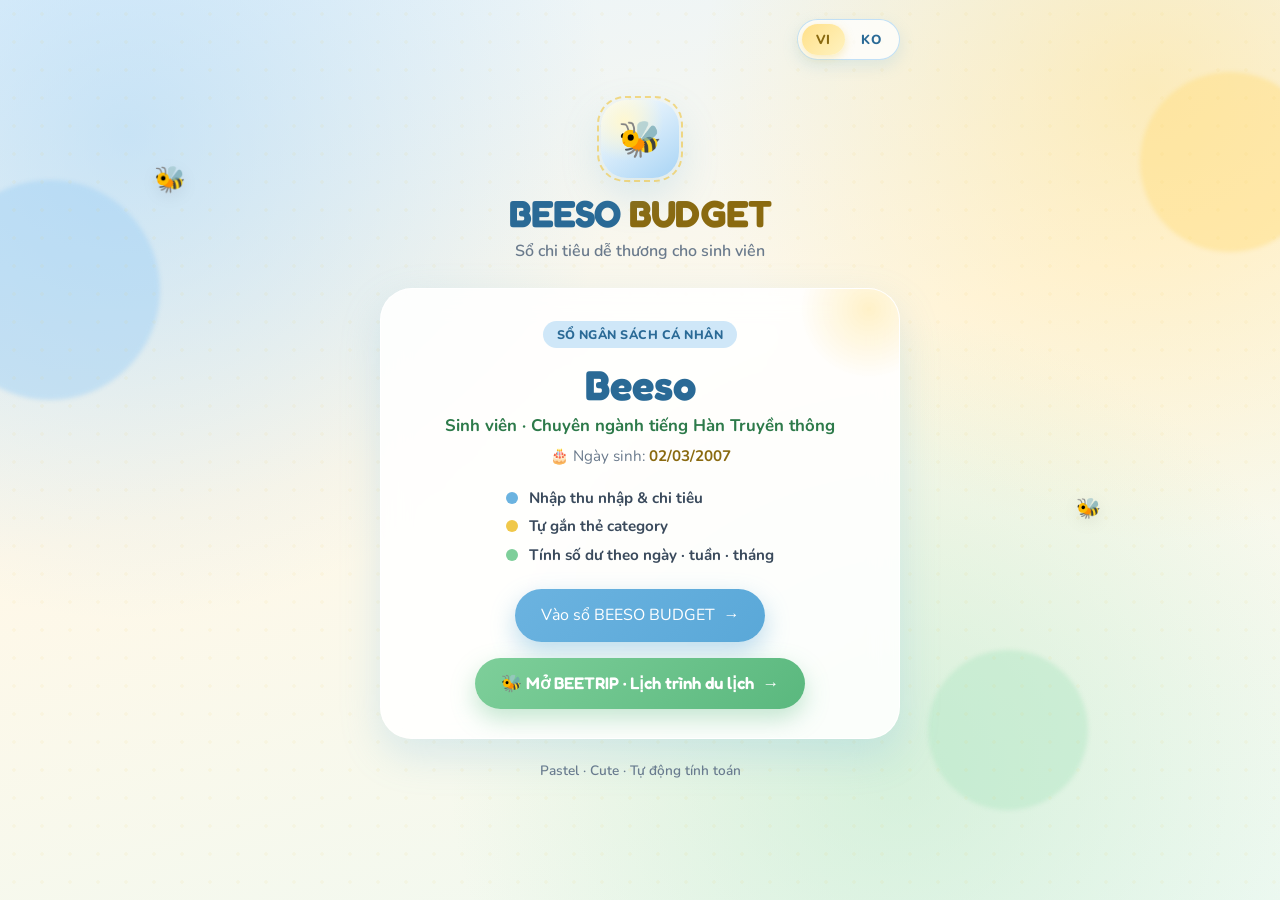
<file: index.html>
<!DOCTYPE html>
<html lang="vi">
<head>
  <meta charset="UTF-8" />
  <meta name="viewport" content="width=device-width, initial-scale=1.0" />
  <title data-i18n="doc.title.landing">BEESO BUDGET</title>
  <link rel="preconnect" href="https://fonts.googleapis.com" />
  <link rel="preconnect" href="https://fonts.gstatic.com" crossorigin />
  <link href="https://fonts.googleapis.com/css2?family=Fredoka:wght@400;500;600;700&family=Nunito:wght@400;600;700;800&display=swap" rel="stylesheet" />
  <style>
:root {
  --blue: #a8d4f5;
  --blue-deep: #6bb3e0;
  --blue-ink: #2a6a96;
  --yellow: #ffe08a;
  --yellow-deep: #f0c84a;
  --yellow-ink: #8a6a10;
  --green: #b8e8c8;
  --green-deep: #7ecf9a;
  --green-ink: #2d7a4a;
  --cream: #fff9f0;
  --ink: #3a4a5c;
  --ink-soft: #6a7a8c;
  --white: rgba(255, 255, 255, 0.88);
  --shadow: 0 16px 40px rgba(107, 179, 224, 0.22);
  --radius: 24px;
  --font-display: "Fredoka", sans-serif;
  --font-body: "Nunito", sans-serif;

  --cat-salary: #7ecf9a;
  --cat-food: #f0c84a;
  --cat-transport: #6bb3e0;
  --cat-shopping: #f5a8c8;
  --cat-study: #a89be8;
  --cat-others: #b0c0d0;
}

* { box-sizing: border-box; margin: 0; padding: 0; }

html, body { min-height: 100%; }

body {
  font-family: var(--font-body);
  color: var(--ink);
  background:
    radial-gradient(circle at 10% 15%, rgba(168, 212, 245, 0.55), transparent 35%),
    radial-gradient(circle at 90% 10%, rgba(255, 224, 138, 0.5), transparent 32%),
    radial-gradient(circle at 70% 85%, rgba(184, 232, 200, 0.5), transparent 38%),
    linear-gradient(165deg, #e8f4fc 0%, #fff8e8 45%, #eef9f2 100%);
  overflow-x: hidden;
}

/* —— Background deco —— */
.bg-deco {
  position: fixed;
  inset: 0;
  pointer-events: none;
  z-index: 0;
  overflow: hidden;
}

.blob {
  position: absolute;
  border-radius: 50%;
  filter: blur(2px);
  opacity: 0.55;
  animation: drift 12s ease-in-out infinite;
}

.blob-a {
  width: 220px; height: 220px;
  left: -60px; top: 20%;
  background: var(--blue);
}

.blob-b {
  width: 180px; height: 180px;
  right: -40px; top: 8%;
  background: var(--yellow);
  animation-delay: -4s;
}

.blob-c {
  width: 160px; height: 160px;
  right: 15%; bottom: 10%;
  background: var(--green);
  animation-delay: -7s;
}

.honeycomb {
  position: absolute;
  inset: 0;
  opacity: 0.07;
  background-image:
    radial-gradient(circle at 50% 50%, var(--yellow-deep) 1.5px, transparent 2px);
  background-size: 28px 28px;
}

.float-bee {
  position: absolute;
  font-size: 1.6rem;
  animation: buzz-fly 7s ease-in-out infinite;
  filter: drop-shadow(0 4px 8px rgba(0, 0, 0, 0.08));
}

.bee-1 { left: 12%; top: 18%; }
.bee-2 { right: 14%; top: 55%; animation-delay: -3s; font-size: 1.25rem; }

@keyframes drift {
  0%, 100% { transform: translate(0, 0) scale(1); }
  50% { transform: translate(12px, -18px) scale(1.05); }
}

@keyframes buzz-fly {
  0%, 100% { transform: translate(0, 0) rotate(-8deg); }
  33% { transform: translate(18px, -22px) rotate(6deg); }
  66% { transform: translate(-10px, 12px) rotate(-4deg); }
}

/* —— Landing —— */
.landing {
  position: relative;
  z-index: 1;
  width: min(520px, calc(100% - 2rem));
  margin: 2.5rem auto 3rem;
  text-align: center;
  animation: rise 0.55s ease;
}

.landing-brand { margin-bottom: 1.6rem; }

.logo-mark {
  width: 78px;
  height: 78px;
  margin: 0 auto 0.85rem;
  border-radius: 26px;
  display: grid;
  place-items: center;
  font-size: 2.2rem;
  background:
    radial-gradient(circle at 30% 28%, #fff8d0, transparent 50%),
    linear-gradient(145deg, #ffffff, var(--blue));
  box-shadow: var(--shadow);
  position: relative;
  animation: wiggle 3.2s ease-in-out infinite;
}

.logo-mark::after {
  content: "";
  position: absolute;
  inset: -4px;
  border-radius: 28px;
  border: 2px dashed rgba(240, 200, 74, 0.65);
  pointer-events: none;
}

.logo-mark.sm {
  width: 56px;
  height: 56px;
  margin: 0;
  font-size: 1.55rem;
  border-radius: 18px;
  flex-shrink: 0;
}

.logo-mark.sm::after { border-radius: 20px; inset: -3px; }

@keyframes wiggle {
  0%, 100% { transform: rotate(-3deg); }
  50% { transform: rotate(3deg); }
}

.brand-title {
  font-family: var(--font-display);
  font-size: 2.35rem;
  font-weight: 700;
  letter-spacing: -0.02em;
  color: var(--blue-ink);
  line-height: 1.15;
}

.brand-title span { color: var(--yellow-ink); }

.brand-title.sm { font-size: 1.45rem; }

.brand-tagline {
  margin-top: 0.35rem;
  color: var(--ink-soft);
  font-weight: 600;
}

.landing-hero {
  background: var(--white);
  backdrop-filter: blur(14px);
  border: 1px solid rgba(255, 255, 255, 0.95);
  border-radius: 32px;
  padding: 2rem 1.6rem 1.8rem;
  box-shadow: var(--shadow);
  position: relative;
  overflow: hidden;
}

.landing-hero::before {
  content: "";
  position: absolute;
  top: -50px;
  right: -40px;
  width: 140px;
  height: 140px;
  border-radius: 50%;
  background: radial-gradient(circle, rgba(255, 224, 138, 0.45), transparent 70%);
}

.hero-kicker {
  display: inline-block;
  padding: 0.3rem 0.85rem;
  border-radius: 999px;
  background: rgba(168, 212, 245, 0.55);
  color: var(--blue-ink);
  font-size: 0.78rem;
  font-weight: 800;
  letter-spacing: 0.04em;
  text-transform: uppercase;
}

.hero-name {
  font-family: var(--font-display);
  font-size: 2.6rem;
  color: var(--blue-ink);
  margin: 0.7rem 0 0.25rem;
}

.hero-major {
  color: var(--green-ink);
  font-weight: 700;
  font-size: 1.05rem;
  line-height: 1.4;
}

.hero-dob {
  margin-top: 0.55rem;
  color: var(--ink-soft);
  font-size: 0.95rem;
}

.hero-dob strong { color: var(--yellow-ink); }

.hero-points {
  list-style: none;
  margin: 1.35rem auto 1.5rem;
  display: grid;
  gap: 0.55rem;
  text-align: left;
  width: fit-content;
}

.hero-points li {
  display: flex;
  align-items: center;
  gap: 0.65rem;
  font-weight: 700;
  color: var(--ink);
  font-size: 0.95rem;
}

.dot {
  width: 12px;
  height: 12px;
  border-radius: 50%;
  flex-shrink: 0;
}

.dot.blue { background: var(--blue-deep); }
.dot.yellow { background: var(--yellow-deep); }
.dot.green { background: var(--green-deep); }

.cta-btn {
  display: inline-flex;
  align-items: center;
  gap: 0.55rem;
  padding: 0.95rem 1.6rem;
  border-radius: 999px;
  background: linear-gradient(135deg, var(--blue-deep), #5aa8d8);
  color: #fff;
  font-family: var(--font-display);
  font-size: 1.05rem;
  font-weight: 600;
  text-decoration: none;
  box-shadow: 0 10px 24px rgba(90, 168, 216, 0.4);
  transition: transform 0.2s ease, box-shadow 0.2s ease;
}

.cta-btn:hover {
  transform: translateY(-3px) scale(1.02);
  box-shadow: 0 14px 28px rgba(90, 168, 216, 0.5);
}

.cta-arrow {
  display: inline-block;
  transition: transform 0.2s ease;
}

.cta-btn:hover .cta-arrow { transform: translateX(4px); }

.landing-foot {
  margin-top: 1.4rem;
  color: var(--ink-soft);
  font-size: 0.85rem;
  font-weight: 600;
}

/* —— App shell —— */
.app-shell {
  position: relative;
  z-index: 1;
  width: min(720px, calc(100% - 1.5rem));
  margin: 1.4rem auto 2.5rem;
  animation: rise 0.45s ease;
}

.app-top { margin-bottom: 1.1rem; }

.app-top-row {
  display: flex;
  align-items: center;
  justify-content: space-between;
  gap: 0.75rem;
  margin-bottom: 0.75rem;
}

.lang-bar {
  position: relative;
  z-index: 2;
  display: flex;
  justify-content: flex-end;
  width: min(520px, calc(100% - 2rem));
  margin: 1.2rem auto 0;
}

.lang-toggle {
  display: inline-flex;
  gap: 0.2rem;
  padding: 0.25rem;
  border-radius: 999px;
  background: rgba(255, 255, 255, 0.75);
  border: 1.5px solid rgba(168, 212, 245, 0.7);
  box-shadow: 0 6px 16px rgba(107, 179, 224, 0.18);
}

.lang-btn {
  border: none;
  border-radius: 999px;
  padding: 0.4rem 0.85rem;
  font: inherit;
  font-weight: 800;
  font-size: 0.82rem;
  letter-spacing: 0.04em;
  color: var(--blue-ink);
  background: transparent;
  cursor: pointer;
  transition: background 0.2s ease, color 0.2s ease, transform 0.15s ease;
}

.lang-btn:hover { background: rgba(168, 212, 245, 0.35); }

.lang-btn.active {
  background: linear-gradient(135deg, var(--yellow), #fff3c0);
  color: var(--yellow-ink);
  box-shadow: 0 3px 10px rgba(240, 200, 74, 0.35);
}

.back-home {
  display: inline-block;
  color: var(--blue-ink);
  font-weight: 700;
  font-size: 0.88rem;
  text-decoration: none;
  padding: 0.35rem 0.75rem;
  border-radius: 999px;
  background: rgba(255, 255, 255, 0.65);
  border: 1px solid rgba(168, 212, 245, 0.6);
  transition: background 0.2s ease;
}

.back-home:hover { background: #fff; }

/* —— Advice cards —— */
.advice-list {
  display: grid;
  gap: 0.7rem;
}

.advice-card {
  display: grid;
  grid-template-columns: auto 1fr;
  gap: 0.75rem;
  align-items: flex-start;
  padding: 0.95rem 1rem;
  border-radius: 18px;
  border: 1.5px solid transparent;
  animation: rise 0.35s ease;
}

.advice-card.tone-soft {
  background: linear-gradient(135deg, rgba(168, 212, 245, 0.35), rgba(255, 255, 255, 0.92));
  border-color: rgba(107, 179, 224, 0.4);
}

.advice-card.tone-tip {
  background: linear-gradient(135deg, rgba(255, 224, 138, 0.4), rgba(255, 255, 255, 0.92));
  border-color: rgba(240, 200, 74, 0.45);
}

.advice-card.tone-warn {
  background: linear-gradient(135deg, rgba(255, 200, 210, 0.4), rgba(255, 255, 255, 0.92));
  border-color: rgba(220, 120, 140, 0.35);
}

.advice-card.tone-good {
  background: linear-gradient(135deg, rgba(184, 232, 200, 0.45), rgba(255, 255, 255, 0.92));
  border-color: rgba(126, 207, 154, 0.5);
}

.advice-icon {
  width: 42px;
  height: 42px;
  border-radius: 14px;
  display: grid;
  place-items: center;
  font-size: 1.25rem;
  background: rgba(255, 255, 255, 0.85);
  flex-shrink: 0;
}

.advice-body h3 {
  font-family: var(--font-display);
  font-size: 1.02rem;
  color: var(--blue-ink);
  margin-bottom: 0.2rem;
}

.advice-body p {
  font-size: 0.9rem;
  line-height: 1.45;
  color: var(--ink);
  font-weight: 600;
}

.app-brand {
  display: flex;
  align-items: center;
  gap: 0.85rem;
}

.app-sub {
  color: var(--ink-soft);
  font-size: 0.82rem;
  font-weight: 600;
  margin-top: 0.1rem;
}

.panel {
  background: var(--white);
  backdrop-filter: blur(12px);
  border: 1px solid rgba(255, 255, 255, 0.95);
  border-radius: var(--radius);
  padding: 1.25rem 1.2rem 1.35rem;
  box-shadow: var(--shadow);
  margin-bottom: 1.1rem;
}

/* —— Section headers (highlighted) —— */
.section-head {
  display: flex;
  align-items: center;
  gap: 0.55rem;
  margin-bottom: 0.85rem;
}

.section-icon {
  width: 36px;
  height: 36px;
  border-radius: 12px;
  display: grid;
  place-items: center;
  background: linear-gradient(145deg, var(--yellow), #fff8d8);
  font-size: 1rem;
  box-shadow: 0 4px 10px rgba(240, 200, 74, 0.3);
  flex-shrink: 0;
}

.section-head h2 {
  font-family: var(--font-display);
  font-size: 1.2rem;
  color: var(--blue-ink);
  white-space: nowrap;
}

.section-line {
  flex: 1;
  height: 3px;
  border-radius: 999px;
  background: linear-gradient(90deg, var(--blue), var(--yellow), var(--green), transparent);
  min-width: 40px;
}

.section-hint {
  color: var(--ink-soft);
  font-size: 0.88rem;
  margin-bottom: 1rem;
  line-height: 1.45;
}

/* —— Period tabs —— */
.period-tabs {
  display: flex;
  gap: 0.45rem;
  margin-bottom: 1rem;
  background: rgba(168, 212, 245, 0.25);
  padding: 0.35rem;
  border-radius: 999px;
}

.period-btn {
  flex: 1;
  border: none;
  border-radius: 999px;
  padding: 0.55rem 0.75rem;
  font: inherit;
  font-weight: 800;
  font-size: 0.9rem;
  color: var(--blue-ink);
  background: transparent;
  cursor: pointer;
  transition: background 0.2s ease, color 0.2s ease, transform 0.15s ease;
}

.period-btn:hover { background: rgba(255, 255, 255, 0.55); }

.period-btn.active {
  background: #fff;
  color: var(--yellow-ink);
  box-shadow: 0 4px 12px rgba(107, 179, 224, 0.25);
}

.balance-grid {
  display: grid;
  grid-template-columns: repeat(3, minmax(0, 1fr));
  gap: 0.7rem;
}

.stat-pill {
  border-radius: 18px;
  padding: 0.9rem 0.85rem;
  text-align: center;
}

.stat-pill.income {
  background: linear-gradient(160deg, rgba(184, 232, 200, 0.75), rgba(255, 255, 255, 0.9));
  border: 1.5px solid rgba(126, 207, 154, 0.55);
}

.stat-pill.expense {
  background: linear-gradient(160deg, rgba(255, 224, 138, 0.7), rgba(255, 255, 255, 0.9));
  border: 1.5px solid rgba(240, 200, 74, 0.5);
}

.stat-pill.balance {
  background: linear-gradient(160deg, rgba(168, 212, 245, 0.75), rgba(255, 255, 255, 0.9));
  border: 1.5px solid rgba(107, 179, 224, 0.55);
}

.stat-label {
  font-size: 0.72rem;
  font-weight: 800;
  text-transform: uppercase;
  letter-spacing: 0.04em;
  color: var(--ink-soft);
}

.stat-value {
  margin-top: 0.3rem;
  font-family: var(--font-display);
  font-size: 1.15rem;
  font-weight: 700;
  color: var(--ink);
  word-break: break-all;
}

.stat-pill.income .stat-value { color: var(--green-ink); }
.stat-pill.expense .stat-value { color: var(--yellow-ink); }
.stat-pill.balance .stat-value { color: var(--blue-ink); }

.stat-pill.balance.negative .stat-value { color: #c45a6a; }

.stat-formula {
  margin-top: 0.25rem;
  font-size: 0.7rem;
  color: var(--ink-soft);
  font-weight: 600;
}

/* —— Form —— */
.tx-form { display: grid; gap: 0.85rem; }

.form-row {
  display: flex;
  gap: 0.7rem;
  flex-wrap: wrap;
}

.field {
  display: grid;
  gap: 0.35rem;
  flex: 1;
  min-width: 120px;
}

.field.grow { flex: 2; min-width: 180px; }

.field span {
  font-size: 0.78rem;
  font-weight: 800;
  color: var(--blue-ink);
  text-transform: uppercase;
  letter-spacing: 0.03em;
}

.field input,
.field select {
  width: 100%;
  border: 2px solid rgba(168, 212, 245, 0.7);
  border-radius: 14px;
  padding: 0.7rem 0.85rem;
  font: inherit;
  font-weight: 600;
  color: var(--ink);
  background: #fff;
  outline: none;
  transition: border-color 0.2s ease, box-shadow 0.2s ease;
}

.field input:focus,
.field select:focus {
  border-color: var(--blue-deep);
  box-shadow: 0 0 0 3px rgba(168, 212, 245, 0.45);
}

.auto-tag {
  display: flex;
  align-items: center;
  gap: 0.55rem;
  flex-wrap: wrap;
  padding: 0.65rem 0.85rem;
  border-radius: 14px;
  background: rgba(184, 232, 200, 0.35);
  border: 1px dashed rgba(126, 207, 154, 0.6);
}

.auto-tag-label {
  font-size: 0.85rem;
  font-weight: 700;
  color: var(--green-ink);
}

.cat-chip {
  display: inline-flex;
  align-items: center;
  padding: 0.25rem 0.7rem;
  border-radius: 999px;
  font-size: 0.78rem;
  font-weight: 800;
  text-transform: lowercase;
  color: #fff;
  background: var(--cat-others);
}

.cat-chip.salary { background: var(--cat-salary); color: #1a5a32; }
.cat-chip.food { background: var(--cat-food); color: #6a5200; }
.cat-chip.transport { background: var(--cat-transport); color: #1a4a70; }
.cat-chip.shopping { background: var(--cat-shopping); color: #7a3050; }
.cat-chip.study { background: var(--cat-study); color: #3a2a70; }
.cat-chip.others { background: var(--cat-others); color: #3a4a5a; }

.primary-btn {
  border: none;
  border-radius: 999px;
  padding: 0.9rem 1.4rem;
  font-family: var(--font-display);
  font-size: 1.05rem;
  font-weight: 600;
  color: #fff;
  cursor: pointer;
  background: linear-gradient(135deg, var(--green-deep), #5fbf82);
  box-shadow: 0 10px 22px rgba(94, 191, 130, 0.35);
  transition: transform 0.2s ease, box-shadow 0.2s ease;
}

.primary-btn:hover {
  transform: translateY(-2px);
  box-shadow: 0 14px 26px rgba(94, 191, 130, 0.45);
}

/* —— Chart —— */
.chart-wrap {
  display: flex;
  align-items: center;
  gap: 1.2rem;
  flex-wrap: wrap;
  justify-content: center;
}

#spendChart {
  max-width: 240px;
  width: 100%;
  height: auto;
}

.chart-legend {
  list-style: none;
  display: grid;
  gap: 0.45rem;
  min-width: 160px;
}

.chart-legend li {
  display: flex;
  align-items: center;
  gap: 0.5rem;
  font-size: 0.88rem;
  font-weight: 700;
  color: var(--ink);
}

.legend-swatch {
  width: 12px;
  height: 12px;
  border-radius: 4px;
  flex-shrink: 0;
}

.legend-pct {
  margin-left: auto;
  color: var(--ink-soft);
  font-size: 0.8rem;
}

.empty-chart,
.empty-list {
  text-align: center;
  color: var(--ink-soft);
  font-weight: 600;
  font-size: 0.9rem;
  padding: 0.75rem 0.5rem;
}

.empty-chart.hidden,
.empty-list.hidden { display: none; }

.chart-wrap.hidden { display: none; }

/* —— Transaction list —— */
.tx-list {
  list-style: none;
  display: grid;
  gap: 0.55rem;
}

.tx-item {
  display: grid;
  grid-template-columns: auto 1fr auto auto;
  align-items: center;
  gap: 0.65rem;
  padding: 0.75rem 0.85rem;
  border-radius: 16px;
  background: rgba(232, 244, 252, 0.65);
  border: 1px solid rgba(168, 212, 245, 0.4);
  animation: rise 0.3s ease;
}

.tx-item.income-row {
  background: rgba(232, 249, 238, 0.7);
  border-color: rgba(126, 207, 154, 0.4);
}

.tx-meta { min-width: 0; }

.tx-note {
  font-weight: 800;
  color: var(--ink);
  font-size: 0.95rem;
  white-space: nowrap;
  overflow: hidden;
  text-overflow: ellipsis;
}

.tx-date {
  font-size: 0.75rem;
  color: var(--ink-soft);
  font-weight: 600;
  margin-top: 0.1rem;
}

.tx-amount {
  font-family: var(--font-display);
  font-weight: 700;
  font-size: 0.95rem;
  white-space: nowrap;
}

.tx-amount.plus { color: var(--green-ink); }
.tx-amount.minus { color: #c45a6a; }

.tx-del {
  border: none;
  background: rgba(255, 255, 255, 0.8);
  width: 32px;
  height: 32px;
  border-radius: 10px;
  cursor: pointer;
  font-size: 0.9rem;
  color: var(--ink-soft);
  transition: background 0.15s ease, color 0.15s ease;
}

.tx-del:hover {
  background: #ffe0e6;
  color: #c45a6a;
}

.app-foot {
  text-align: center;
  color: var(--ink-soft);
  font-size: 0.8rem;
  font-weight: 600;
  padding: 0.5rem 0 1rem;
}

@keyframes rise {
  from { opacity: 0; transform: translateY(14px); }
  to { opacity: 1; transform: translateY(0); }
}

@media (max-width: 560px) {
  .balance-grid { grid-template-columns: 1fr; }
  .brand-title { font-size: 1.9rem; }
  .hero-name { font-size: 2.1rem; }
  .tx-item {
    grid-template-columns: auto 1fr auto;
    grid-template-rows: auto auto;
  }
  .tx-del {
    grid-column: 3;
    grid-row: 1 / 3;
  }
  .landing { margin-top: 1.5rem; }
}


.view { display: none; }
.view.active { display: block; }
button.cta-btn { border: none; cursor: pointer; font: inherit; }
button.back-home { cursor: pointer; font: inherit; font-family: inherit; }

  </style>
</head>
<body>
  <div class="bg-deco" aria-hidden="true">
    <span class="blob blob-a"></span><span class="blob blob-b"></span><span class="blob blob-c"></span>
    <span class="honeycomb"></span>
    <span class="float-bee bee-1">🐝</span><span class="float-bee bee-2">🐝</span>
  </div>
  <div id="view-landing" class="view active">
    <div class="lang-bar"><div class="lang-toggle" role="group" data-i18n-aria="lang.aria" aria-label="lang"><button type="button" class="lang-btn active" data-lang="vi">VI</button><button type="button" class="lang-btn" data-lang="ko">KO</button></div></div>
<main class="landing">
      <header class="landing-brand">
        <div class="logo-mark" aria-hidden="true">🐝</div>
        <h1 class="brand-title">BEESO <span>BUDGET</span></h1>
        <p class="brand-tagline" data-i18n="landing.tagline">Sổ chi tiêu dễ thương cho sinh viên</p>
      </header>

      <section class="landing-hero">
        <p class="hero-kicker" data-i18n="landing.kicker">Sổ ngân sách cá nhân</p>
        <h2 class="hero-name">Beeso</h2>
        <p class="hero-major" data-i18n="landing.major">Sinh viên · Chuyên ngành tiếng Hàn Truyền thông</p>
        <p class="hero-dob"><span data-i18n="landing.dob">🎂 Ngày sinh:</span> <strong>02/03/2007</strong></p>

        <ul class="hero-points">
          <li><span class="dot blue"></span><span data-i18n="landing.point1">Nhập thu nhập &amp; chi tiêu</span></li>
          <li><span class="dot yellow"></span><span data-i18n="landing.point2">Tự gắn thẻ category</span></li>
          <li><span class="dot green"></span><span data-i18n="landing.point3">Tính số dư theo ngày · tuần · tháng</span></li>
        </ul>

        <button type="button" class="cta-btn" id="goApp">
          <span data-i18n="landing.cta">Vào sổ BEESO BUDGET</span>
          <span class="cta-arrow" aria-hidden="true">→</span>
        </button>

        <p style="margin-top:1rem;">
          <a href="beetrip.html" class="cta-btn" style="background:linear-gradient(135deg,#7ecf9a,#5ab87e);box-shadow:0 10px 24px rgba(90,184,126,0.35);">
            <span data-i18n="landing.trip">🐝 Mở BEETRIP · Lịch trình du lịch</span>
            <span class="cta-arrow" aria-hidden="true">→</span>
          </a>
        </p>
      </section>

      <p class="landing-foot" data-i18n="landing.foot">Pastel · Cute · Tự động tính toán</p>
    </main>
  </div>
  <div id="view-app" class="view">
<div class="app-shell">
    <header class="app-top">
      <div class="app-top-row">
        <button type="button" class="back-home" id="goLanding">← Giới thiệu</button>
        <div class="lang-toggle" role="group" data-i18n-aria="lang.aria" aria-label="Đổi ngôn ngữ Việt / Hàn">
          <button type="button" class="lang-btn active" data-lang="vi">VI</button>
          <button type="button" class="lang-btn" data-lang="ko">KO</button>
        </div>
      </div>
      <div class="app-brand">
        <div class="logo-mark sm" aria-hidden="true">🐝</div>
        <div>
          <h1 class="brand-title sm">BEESO <span>BUDGET</span></h1>
          <p class="app-sub" data-i18n="app.sub">Nhập thu nhập → Tự gắn category &amp; tính toán</p>
        </div>
      </div>
    </header>

    <section class="panel">
      <div class="section-head">
        <span class="section-icon">💛</span>
        <h2 data-i18n="sec.balance">Số dư theo kỳ</h2>
        <span class="section-line"></span>
      </div>

      <div class="period-tabs" role="tablist">
        <button type="button" class="period-btn active" data-period="day" data-i18n="period.day">Ngày</button>
        <button type="button" class="period-btn" data-period="week" data-i18n="period.week">Tuần</button>
        <button type="button" class="period-btn" data-period="month" data-i18n="period.month">Tháng</button>
      </div>

      <div class="balance-grid">
        <article class="stat-pill income">
          <p class="stat-label" data-i18n="stat.income">Tổng thu</p>
          <p class="stat-value" id="totalIncome">0 ₫</p>
        </article>
        <article class="stat-pill expense">
          <p class="stat-label" data-i18n="stat.expense">Tổng chi</p>
          <p class="stat-value" id="totalExpense">0 ₫</p>
        </article>
        <article class="stat-pill balance">
          <p class="stat-label" data-i18n="stat.balance">Số dư</p>
          <p class="stat-value" id="balanceValue">0 ₫</p>
          <p class="stat-formula" data-i18n="stat.formula">= Thu − Chi</p>
        </article>
      </div>
    </section>

    <section class="panel">
      <div class="section-head">
        <span class="section-icon">✨</span>
        <h2 data-i18n="sec.enter">Nhập giao dịch</h2>
        <span class="section-line"></span>
      </div>
      <p class="section-hint" data-i18n="sec.enter.hint">Gõ mô tả → BEESO tự gắn category: salary · food · transport · shopping · study · others</p>

      <form id="txForm" class="tx-form" autocomplete="off">
        <div class="form-row">
          <label class="field">
            <span data-i18n="field.type">Loại</span>
            <select id="txType" required>
              <option value="income" data-i18n="opt.income">Thu nhập (Income)</option>
              <option value="expense" selected data-i18n="opt.expense">Chi tiêu (Expense)</option>
            </select>
          </label>
          <label class="field">
            <span data-i18n="field.amount">Số tiền (₫)</span>
            <input id="txAmount" type="number" min="1" step="1000" data-i18n-placeholder="ph.amount" placeholder="vd: 50000" required />
          </label>
        </div>

        <div class="form-row">
          <label class="field grow">
            <span data-i18n="field.note">Mô tả</span>
            <input id="txNote" type="text" data-i18n-placeholder="ph.note" placeholder="vd: ăn phở, grab đi học, lương part-time..." required />
          </label>
          <label class="field">
            <span data-i18n="field.date">Ngày</span>
            <input id="txDate" type="date" required />
          </label>
        </div>

        <div class="auto-tag" id="autoTagPreview">
          <span class="auto-tag-label" data-i18n="predict.label">Category dự đoán:</span>
          <span class="cat-chip others" id="predictedCat">others</span>
        </div>

        <button type="submit" class="primary-btn" data-i18n="btn.add">Thêm &amp; tự tính toán</button>
      </form>
    </section>

    <section class="panel">
      <div class="section-head">
        <span class="section-icon">💡</span>
        <h2 data-i18n="sec.advice">Lời khuyên tiêu dùng</h2>
        <span class="section-line"></span>
      </div>
      <p class="section-hint" data-i18n="sec.advice.hint">Gợi ý dựa trên chi tiêu thực tế trong kỳ đang chọn</p>
      <div class="advice-list" id="adviceList"></div>
    </section>

    <section class="panel">
      <div class="section-head">
        <span class="section-icon">📊</span>
        <h2 data-i18n="sec.chart">Chi tiêu theo category</h2>
        <span class="section-line"></span>
      </div>
      <p class="section-hint" data-i18n="sec.chart.hint">Biểu đồ chi tiêu theo category trong kỳ đang chọn</p>

      <div class="chart-wrap">
        <canvas id="spendChart" width="280" height="280" aria-label="Spending by category"></canvas>
        <ul class="chart-legend" id="chartLegend"></ul>
      </div>
      <p class="empty-chart" id="chartEmpty" data-i18n="chart.empty">Chưa có chi tiêu trong kỳ này — thêm giao dịch để xem chart nhé!</p>
    </section>

    <section class="panel">
      <div class="section-head">
        <span class="section-icon">📝</span>
        <h2 data-i18n="sec.list">Danh sách giao dịch</h2>
        <span class="section-line"></span>
      </div>
      <ul class="tx-list" id="txList"></ul>
      <p class="empty-list" id="listEmpty" data-i18n="list.empty">Chưa có giao dịch nào. Hãy nhập thu nhập hoặc chi tiêu ở trên!</p>
    </section>

    <footer class="app-foot" data-i18n="app.foot">
      BEESO BUDGET · Sinh viên tiếng Hàn Truyền thông · 02/03/2007
    </footer>
  </div>
  </div>
  <script>
/* Shared VI ↔ KO i18n for BEESO BUDGET */
window.BeesoI18n = (() => {
  const LANG_KEY = "beeso_budget_lang";

  const STR = {
    vi: {
      // Landing
      "doc.title.landing": "BEESO BUDGET · Giới thiệu",
      "landing.tagline": "Sổ chi tiêu dễ thương cho sinh viên",
      "landing.kicker": "Sổ ngân sách cá nhân",
      "landing.major": "Sinh viên · Chuyên ngành tiếng Hàn Truyền thông",
      "landing.dob": "🎂 Ngày sinh:",
      "landing.point1": "Nhập thu nhập & chi tiêu",
      "landing.point2": "Tự gắn thẻ category",
      "landing.point3": "Tính số dư theo ngày · tuần · tháng",
      "landing.cta": "Vào sổ BEESO BUDGET",
      "landing.trip": "🐝 Mở BEETRIP · Lịch trình du lịch",
      "landing.foot": "Pastel · Cute · Tự động tính toán",

      // App chrome
      "doc.title.app": "BEESO BUDGET · Sổ chi tiêu",
      "app.back": "← Giới thiệu",
      "app.sub": "Nhập thu nhập → Tự gắn category & tính toán",
      "app.foot": "BEESO BUDGET · Sinh viên tiếng Hàn Truyền thông · 02/03/2007",

      // Balance
      "sec.balance": "Số dư theo kỳ",
      "period.day": "Ngày",
      "period.week": "Tuần",
      "period.month": "Tháng",
      "stat.income": "Tổng thu",
      "stat.expense": "Tổng chi",
      "stat.balance": "Số dư",
      "stat.formula": "= Thu − Chi",

      // Form
      "sec.enter": "Nhập giao dịch",
      "sec.enter.hint": "Gõ mô tả → BEESO tự gắn category: salary · food · transport · shopping · study · others",
      "field.type": "Loại",
      "opt.income": "Thu nhập (Income)",
      "opt.expense": "Chi tiêu (Expense)",
      "field.amount": "Số tiền (₫)",
      "ph.amount": "vd: 50000",
      "field.note": "Mô tả",
      "ph.note": "vd: ăn phở, grab đi học, lương part-time...",
      "field.date": "Ngày",
      "predict.label": "Category dự đoán:",
      "btn.add": "Thêm & tự tính toán",

      // Chart
      "sec.chart": "Chi tiêu theo category",
      "sec.chart.hint": "Biểu đồ chi tiêu theo category trong kỳ đang chọn",
      "chart.center": "Chi tiêu",
      "chart.empty": "Chưa có chi tiêu trong kỳ này — thêm giao dịch để xem chart nhé!",

      // Advice
      "sec.advice": "Lời khuyên tiêu dùng",
      "sec.advice.hint": "Gợi ý dựa trên chi tiêu thực tế trong kỳ đang chọn",

      // List
      "sec.list": "Danh sách giao dịch",
      "list.empty": "Chưa có giao dịch nào. Hãy nhập thu nhập hoặc chi tiêu ở trên!",
      "btn.delete": "Xóa giao dịch",

      // Lang toggle
      "lang.vi": "VI",
      "lang.ko": "KO",
      "lang.aria": "Đổi ngôn ngữ Việt / Hàn",
    },
    ko: {
      "doc.title.landing": "BEESO BUDGET · 소개",
      "landing.tagline": "학생을 위한 귀여운 가계부",
      "landing.kicker": "개인 예산 수첩",
      "landing.major": "학생 · 한국어 미디어커뮤니케이션 전공",
      "landing.dob": "🎂 생년월일:",
      "landing.point1": "수입 & 지출 입력",
      "landing.point2": "카테고리 자동 분류",
      "landing.point3": "일 · 주 · 월별 잔액 계산",
      "landing.cta": "BEESO BUDGET 시작하기",
      "landing.trip": "🐝 BEETRIP · 여행 일정 열기",
      "landing.foot": "Pastel · Cute · 자동 계산",

      "doc.title.app": "BEESO BUDGET · 가계부",
      "app.back": "← 소개",
      "app.sub": "수입 입력 → 자동 분류 & 계산",
      "app.foot": "BEESO BUDGET · 한국어 미디어커뮤니케이션 · 02/03/2007",

      "sec.balance": "기간별 잔액",
      "period.day": "일",
      "period.week": "주",
      "period.month": "월",
      "stat.income": "총수입",
      "stat.expense": "총지출",
      "stat.balance": "잔액",
      "stat.formula": "= 수입 − 지출",

      "sec.enter": "거래 입력",
      "sec.enter.hint": "설명 입력 → BEESO가 자동 분류: salary · food · transport · shopping · study · others",
      "field.type": "유형",
      "opt.income": "수입 (Income)",
      "opt.expense": "지출 (Expense)",
      "field.amount": "금액 (₫)",
      "ph.amount": "예: 50000",
      "field.note": "설명",
      "ph.note": "예: 쌀국수, 그랩, 알바 급여...",
      "field.date": "날짜",
      "predict.label": "예상 카테고리:",
      "btn.add": "추가 & 자동 계산",

      "sec.chart": "카테고리별 지출",
      "sec.chart.hint": "선택한 기간의 카테고리별 지출 차트",
      "chart.center": "지출",
      "chart.empty": "이 기간에 지출이 없어요 — 거래를 추가해 보세요!",

      "sec.advice": "소비 조언",
      "sec.advice.hint": "선택한 기간의 실제 지출을 바탕으로 한 팁",

      "sec.list": "거래 목록",
      "list.empty": "아직 거래가 없어요. 위에서 수입이나 지출을 입력해 보세요!",
      "btn.delete": "거래 삭제",

      "lang.vi": "VI",
      "lang.ko": "KO",
      "lang.aria": "베트남어 / 한국어 전환",
    },
  };

  /** Advice copy by rule id */
  const ADVICE = {
    vi: {
      empty: {
        tone: "soft",
        icon: "🌱",
        title: "Bắt đầu ghi chép nào!",
        body: "Chưa có chi tiêu trong kỳ này. Ghi lại từng khoản nhỏ sẽ giúp bạn hiểu thói quen tiêu dùng rõ hơn.",
      },
      overspend: {
        tone: "warn",
        icon: "⚠️",
        title: "Chi đang vượt thu",
        body: "Số dư âm rồi — hãy tạm giảm mua sắm không cần thiết và ưu tiên nhu cầu thiết yếu trong vài ngày tới.",
      },
      tight: {
        tone: "warn",
        icon: "📉",
        title: "Ngân sách đang eo hẹp",
        body: "Chi tiêu chiếm phần lớn thu nhập. Thử để dành ít nhất 10–20% thu nhập trước khi chi tiêu nhé.",
      },
      food: {
        tone: "tip",
        icon: "🍜",
        title: "Ăn uống đang chiếm nhiều",
        body: "Food chiếm phần lớn chi tiêu. Thử nấu cơm nhà / hạn chế trà sữa ngoài vài lần mỗi tuần để tiết kiệm.",
      },
      shopping: {
        tone: "tip",
        icon: "🛍️",
        title: "Shopping hơi “nóng”",
        body: "Mua sắm đang cao. Quy tắc 24 giờ: muốn mua gì cũng đợi một ngày rồi quyết định lại.",
      },
      transport: {
        tone: "tip",
        icon: "🚌",
        title: "Di chuyển tốn khá nhiều",
        body: "Transport đang cao. Gom chuyến, đi chung hoặc dùng xe buýt / đi bộ đoạn ngắn sẽ nhẹ ví hơn.",
      },
      study: {
        tone: "good",
        icon: "📚",
        title: "Đầu tư học tập tốt!",
        body: "Chi cho study đang nổi bật — đây là khoản đầu tư dài hạn. Giữ thói quen học đều và ghi rõ từng khoản nhé.",
      },
      others: {
        tone: "tip",
        icon: "🏷️",
        title: "Nhiều khoản “others”",
        body: "Chi tiêu others khá nhiều. Thử ghi mô tả rõ hơn để BEESO gắn đúng category và dễ theo dõi.",
      },
      healthy: {
        tone: "good",
        icon: "💛",
        title: "Đang kiểm soát tốt!",
        body: "Số dư dương và chi tiêu khá cân bằng. Tiếp tục theo dõi theo tuần/tháng để giữ nhịp tiết kiệm này nhé!",
      },
      save: {
        tone: "soft",
        icon: "🐝",
        title: "Mẹo nhỏ từ Beeso",
        body: "Mỗi lần nhận thu nhập, hãy tách ngay một phần nhỏ vào “hũ tiết kiệm” trước khi chi tiêu.",
      },
    },
    ko: {
      empty: {
        tone: "soft",
        icon: "🌱",
        title: "기록을 시작해 볼까요!",
        body: "이 기간에 아직 지출이 없어요. 작은 금액부터 적으면 소비 습관을 더 잘 알 수 있어요.",
      },
      overspend: {
        tone: "warn",
        icon: "⚠️",
        title: "지출이 수입을 넘었어요",
        body: "잔액이 마이너스예요. 당분간 불필요한 쇼핑을 줄이고 필수 지출을 우선해 보세요.",
      },
      tight: {
        tone: "warn",
        icon: "📉",
        title: "예산이 빠듯해요",
        body: "지출이 수입의 대부분을 차지해요. 쓰기 전에 수입의 10–20%를 먼저 저축해 보세요.",
      },
      food: {
        tone: "tip",
        icon: "🍜",
        title: "식비가 꽤 커요",
        body: "food 비중이 높아요. 집밥 비중을 늘리거나 외식·음료를 주 몇 회로 줄여 보세요.",
      },
      shopping: {
        tone: "tip",
        icon: "🛍️",
        title: "쇼핑이 다소 많아요",
        body: "shopping 지출이 높아요. 24시간 규칙: 사고 싶은 물건은 하루 뒤에 다시 결정해 보세요.",
      },
      transport: {
        tone: "tip",
        icon: "🚌",
        title: "교통비가 꽤 들어요",
        body: "transport 비중이 높아요. 일정을 묶거나, 버스·짧은 거리는 걸어가면 절약에 도움이 돼요.",
      },
      study: {
        tone: "good",
        icon: "📚",
        title: "학습 투자 좋아요!",
        body: "study 지출이 눈에 띄어요 — 장기 투자예요. 꾸준히 공부하고 항목을 꼼꼼히 기록해 보세요.",
      },
      others: {
        tone: "tip",
        icon: "🏷️",
        title: "others가 많아요",
        body: "others 지출이 많아요. 설명을 더 구체적으로 적으면 BEESO가 카테고리를 더 잘 붙여 줘요.",
      },
      healthy: {
        tone: "good",
        icon: "💛",
        title: "잘 관리하고 있어요!",
        body: "잔액이 플러스이고 지출도 균형적이에요. 주·월 단위로 계속 확인해 이 리듬을 유지해 보세요!",
      },
      save: {
        tone: "soft",
        icon: "🐝",
        title: "Beeso의 작은 팁",
        body: "수입이 들어오면 쓰기 전에 작은 금액을 ‘저축 통’에 먼저 넣어 보세요.",
      },
    },
  };

  function getLang() {
    const saved = localStorage.getItem(LANG_KEY);
    return saved === "ko" || saved === "vi" ? saved : "vi";
  }

  function setLang(lang) {
    localStorage.setItem(LANG_KEY, lang);
  }

  function t(key, lang = getLang()) {
    return (STR[lang] && STR[lang][key]) || STR.vi[key] || key;
  }

  function apply(lang = getLang()) {
    document.documentElement.lang = lang === "ko" ? "ko" : "vi";

    document.querySelectorAll("[data-i18n]").forEach((el) => {
      const key = el.getAttribute("data-i18n");
      const val = t(key, lang);
      if (el.tagName === "TITLE") el.textContent = val;
      else el.textContent = val;
    });

    document.querySelectorAll("[data-i18n-placeholder]").forEach((el) => {
      el.setAttribute("placeholder", t(el.getAttribute("data-i18n-placeholder"), lang));
    });

    document.querySelectorAll("[data-i18n-aria]").forEach((el) => {
      el.setAttribute("aria-label", t(el.getAttribute("data-i18n-aria"), lang));
    });

    document.querySelectorAll("[data-i18n-title]").forEach((el) => {
      el.setAttribute("title", t(el.getAttribute("data-i18n-title"), lang));
    });

    // Update lang toggle UI
    document.querySelectorAll(".lang-toggle").forEach((wrap) => {
      wrap.querySelectorAll(".lang-btn").forEach((btn) => {
        btn.classList.toggle("active", btn.dataset.lang === lang);
      });
    });

    document.dispatchEvent(new CustomEvent("beeso:langchange", { detail: { lang } }));
  }

  function bindToggle() {
    document.querySelectorAll(".lang-toggle").forEach((wrap) => {
      wrap.addEventListener("click", (e) => {
        const btn = e.target.closest(".lang-btn");
        if (!btn) return;
        const lang = btn.dataset.lang;
        if (lang !== "vi" && lang !== "ko") return;
        setLang(lang);
        apply(lang);
      });
    });
  }

  function advicePack(lang = getLang()) {
    return ADVICE[lang] || ADVICE.vi;
  }

  function init() {
    bindToggle();
    apply(getLang());
  }

  return { getLang, setLang, t, apply, init, advicePack, STR, ADVICE };
})();

  </script>
  <script>
(() => {
  const STORAGE_KEY = "beeso_budget_tx";
  const I18n = window.BeesoI18n;

  const CATEGORY_COLORS = {
    salary: "#7ecf9a",
    food: "#f0c84a",
    transport: "#6bb3e0",
    shopping: "#f5a8c8",
    study: "#a89be8",
    others: "#b0c0d0",
  };

  const CATEGORY_RULES = {
    salary: [
      "luong", "lương", "salary", "wage", "stipend", "hoc bong", "học bổng",
      "thuong", "thưởng", "bonus", "part-time", "part time", "freelance",
      "thu nhap", "thu nhập", "income", "transfer in", "nhan tien", "nhận tiền",
      "급료", "월급", "알바", "용돈", "수입",
    ],
    food: [
      "an ", "ăn ", "food", "com", "cơm", "pho", "phở", "bun", "bún", "cafe",
      "cà phê", "coffee", "tra sua", "trà sữa", "an sang", "ăn sáng", "an trua",
      "ăn trưa", "an toi", "ăn tối", "snack", "do an", "đồ ăn", "nha hang",
      "nhà hàng", "quan", "quán", "grab food", "shopee food", "baemin", "lotteria",
      "kfc", "highlands", "boba", "banh", "bánh", "che", "chè", "kem",
      "밥", "식사", "커피", "음식", "분식", "라면", "카페",
    ],
    transport: [
      "xe", "grab", "be ", "xanh sm", "bus", "xe buyt", "xe buýt", "xang", "xăng",
      "petrol", "transport", "di chuyen", "di chuyển", "taxi", "uber", "metro",
      "tau", "tàu", "ve xe", "vé xe", "parking", "gui xe", "gửi xe", "ship",
      "shipper", "xe om", "xe ôm",
      "교통", "버스", "택시", "지하철", "그랩", "주유",
    ],
    shopping: [
      "mua", "shop", "shopping", "shopee", "lazada", "tiki", "tiktok shop",
      "mall", "quan ao", "quần áo", "giay", "giày", "my pham", "mỹ phẩm",
      "do dung", "đồ dùng", "online", "dat hang", "đặt hàng", "order",
      "쇼핑", "옷", "구매", "쿠팡",
    ],
    study: [
      "hoc", "học", "sach", "sách", "study", "tuition", "hoc phi", "học phí",
      "lop", "lớp", "khoa hoc", "khóa học", "tieng han", "tiếng hàn", "korean",
      "van phong pham", "văn phòng phẩm", "but", "bút", "vo", "vở", "thi",
      "ki thi", "kỳ thi", "course", "edu", "truong", "trường",
      "공부", "수업", "학원", "책", "한국어", "등록금",
    ],
  };

  /** @type {{ id: string, type: 'income'|'expense', amount: number, note: string, date: string, category: string }[]} */
  let transactions = loadTransactions();
  let currentPeriod = "day";

  const els = {
    form: document.getElementById("txForm"),
    type: document.getElementById("txType"),
    amount: document.getElementById("txAmount"),
    note: document.getElementById("txNote"),
    date: document.getElementById("txDate"),
    predictedCat: document.getElementById("predictedCat"),
    totalIncome: document.getElementById("totalIncome"),
    totalExpense: document.getElementById("totalExpense"),
    balanceValue: document.getElementById("balanceValue"),
    balancePill: document.querySelector(".stat-pill.balance"),
    txList: document.getElementById("txList"),
    listEmpty: document.getElementById("listEmpty"),
    chart: document.getElementById("spendChart"),
    chartLegend: document.getElementById("chartLegend"),
    chartEmpty: document.getElementById("chartEmpty"),
    chartWrap: document.querySelector(".chart-wrap"),
    periodBtns: document.querySelectorAll(".period-btn"),
    adviceList: document.getElementById("adviceList"),
  };

  function loadTransactions() {
    try {
      const raw = localStorage.getItem(STORAGE_KEY);
      if (!raw) return [];
      const parsed = JSON.parse(raw);
      return Array.isArray(parsed) ? parsed : [];
    } catch {
      return [];
    }
  }

  function saveTransactions() {
    localStorage.setItem(STORAGE_KEY, JSON.stringify(transactions));
  }

  function normalize(text) {
    return (text || "")
      .toLowerCase()
      .normalize("NFD")
      .replace(/[\u0300-\u036f]/g, "")
      .replace(/đ/g, "d");
  }

  function autoCategorize(note, type) {
    const n = normalize(note);
    if (type === "income") {
      for (const kw of CATEGORY_RULES.salary) {
        if (n.includes(normalize(kw.trim()))) return "salary";
      }
      return "salary";
    }

    const order = ["food", "transport", "shopping", "study", "salary"];
    for (const cat of order) {
      for (const kw of CATEGORY_RULES[cat]) {
        if (n.includes(normalize(kw.trim()))) return cat;
      }
    }
    return "others";
  }

  function formatMoney(n) {
    return new Intl.NumberFormat("vi-VN", {
      style: "currency",
      currency: "VND",
      maximumFractionDigits: 0,
    }).format(n);
  }

  function todayISO() {
    const d = new Date();
    const y = d.getFullYear();
    const m = String(d.getMonth() + 1).padStart(2, "0");
    const day = String(d.getDate()).padStart(2, "0");
    return `${y}-${m}-${day}`;
  }

  function parseDate(iso) {
    const [y, m, d] = iso.split("-").map(Number);
    return new Date(y, m - 1, d);
  }

  function startOfWeek(date) {
    const d = new Date(date);
    const day = d.getDay();
    const diff = day === 0 ? 6 : day - 1;
    d.setDate(d.getDate() - diff);
    d.setHours(0, 0, 0, 0);
    return d;
  }

  function inPeriod(txDateISO, period) {
    const now = new Date();
    now.setHours(0, 0, 0, 0);
    const tx = parseDate(txDateISO);

    if (period === "day") return tx.getTime() === now.getTime();
    if (period === "week") {
      const start = startOfWeek(now);
      const end = new Date(start);
      end.setDate(end.getDate() + 6);
      return tx >= start && tx <= end;
    }
    return tx.getFullYear() === now.getFullYear() && tx.getMonth() === now.getMonth();
  }

  function filteredTx() {
    return transactions.filter((t) => inPeriod(t.date, currentPeriod));
  }

  function updatePrediction() {
    const type = els.type.value;
    const note = els.note.value.trim();
    const cat = note ? autoCategorize(note, type) : type === "income" ? "salary" : "others";
    els.predictedCat.textContent = cat;
    els.predictedCat.className = `cat-chip ${cat}`;
  }

  function calcTotals(list) {
    let income = 0;
    let expense = 0;
    for (const t of list) {
      if (t.type === "income") income += t.amount;
      else expense += t.amount;
    }
    return { income, expense, balance: income - expense };
  }

  function spendingByCategory(list) {
    const map = {
      salary: 0,
      food: 0,
      transport: 0,
      shopping: 0,
      study: 0,
      others: 0,
    };
    for (const t of list) {
      if (t.type !== "expense") continue;
      const key = map[t.category] != null ? t.category : "others";
      map[key] += t.amount;
    }
    return map;
  }

  /** Build advice cards from current spending pattern */
  function buildAdviceIds(list) {
    const { income, expense, balance } = calcTotals(list);
    const spending = spendingByCategory(list);
    const ids = [];

    if (expense <= 0) {
      ids.push("empty");
      return ids;
    }

    if (balance < 0) ids.push("overspend");
    else if (income > 0 && expense / income >= 0.8) ids.push("tight");

    const totalExp = expense;
    const share = (cat) => (totalExp > 0 ? spending[cat] / totalExp : 0);

    if (share("food") >= 0.4) ids.push("food");
    if (share("shopping") >= 0.3) ids.push("shopping");
    if (share("transport") >= 0.25) ids.push("transport");
    if (share("study") >= 0.2) ids.push("study");
    if (share("others") >= 0.35) ids.push("others");

    if (balance > 0 && !ids.includes("overspend") && !ids.includes("tight")) {
      ids.push("healthy");
    }

    if (!ids.includes("empty") && ids.length < 2) ids.push("save");

    // Cap to 3 tips for a clean UI
    return ids.slice(0, 3);
  }

  function renderAdvice() {
    const pack = I18n.advicePack();
    const ids = buildAdviceIds(filteredTx());
    els.adviceList.innerHTML = "";

    for (const id of ids) {
      const tip = pack[id];
      if (!tip) continue;
      const card = document.createElement("article");
      card.className = `advice-card tone-${tip.tone}`;
      card.innerHTML = `
        <div class="advice-icon">${tip.icon}</div>
        <div class="advice-body">
          <h3></h3>
          <p></p>
        </div>
      `;
      card.querySelector("h3").textContent = tip.title;
      card.querySelector("p").textContent = tip.body;
      els.adviceList.appendChild(card);
    }
  }

  function renderStats() {
    const { income, expense, balance } = calcTotals(filteredTx());
    els.totalIncome.textContent = formatMoney(income);
    els.totalExpense.textContent = formatMoney(expense);
    els.balanceValue.textContent = formatMoney(balance);
    els.balancePill.classList.toggle("negative", balance < 0);
  }

  function renderList() {
    const list = [...filteredTx()].sort((a, b) => b.date.localeCompare(a.date) || b.id.localeCompare(a.id));
    els.txList.innerHTML = "";
    els.listEmpty.classList.toggle("hidden", list.length > 0);

    for (const t of list) {
      const li = document.createElement("li");
      li.className = `tx-item ${t.type === "income" ? "income-row" : ""}`;
      li.innerHTML = `
        <span class="cat-chip ${t.category}">${t.category}</span>
        <div class="tx-meta">
          <p class="tx-note"></p>
          <p class="tx-date"></p>
        </div>
        <span class="tx-amount ${t.type === "income" ? "plus" : "minus"}"></span>
        <button type="button" class="tx-del" data-i18n-aria="btn.delete" aria-label="${I18n.t("btn.delete")}" data-id="${t.id}">✕</button>
      `;
      li.querySelector(".tx-note").textContent = t.note;
      li.querySelector(".tx-date").textContent = t.date.split("-").reverse().join("/");
      li.querySelector(".tx-amount").textContent =
        (t.type === "income" ? "+" : "−") + " " + formatMoney(t.amount);
      els.txList.appendChild(li);
    }
  }

  function drawChart() {
    const canvas = els.chart;
    const ctx = canvas.getContext("2d");
    const spending = spendingByCategory(filteredTx());
    const entries = Object.entries(spending).filter(([, v]) => v > 0);
    const total = entries.reduce((s, [, v]) => s + v, 0);

    const dpr = window.devicePixelRatio || 1;
    const size = 280;
    canvas.width = size * dpr;
    canvas.height = size * dpr;
    canvas.style.width = size + "px";
    canvas.style.height = size + "px";
    ctx.setTransform(dpr, 0, 0, dpr, 0, 0);
    ctx.clearRect(0, 0, size, size);

    const hasData = total > 0;
    els.chartEmpty.classList.toggle("hidden", hasData);
    els.chartWrap.classList.toggle("hidden", !hasData);
    els.chartLegend.innerHTML = "";

    if (!hasData) return;

    const cx = size / 2;
    const cy = size / 2;
    const radius = 98;
    const inner = 58;
    let start = -Math.PI / 2;

    for (const [cat, value] of entries) {
      const angle = (value / total) * Math.PI * 2;
      ctx.beginPath();
      ctx.moveTo(cx, cy);
      ctx.arc(cx, cy, radius, start, start + angle);
      ctx.closePath();
      ctx.fillStyle = CATEGORY_COLORS[cat] || CATEGORY_COLORS.others;
      ctx.fill();
      start += angle;
    }

    ctx.beginPath();
    ctx.arc(cx, cy, inner, 0, Math.PI * 2);
    ctx.fillStyle = "#fffdf8";
    ctx.fill();

    ctx.fillStyle = "#2a6a96";
    ctx.font = "700 13px Fredoka, Nunito, sans-serif";
    ctx.textAlign = "center";
    ctx.fillText(I18n.t("chart.center"), cx, cy - 6);
    ctx.fillStyle = "#3a4a5c";
    ctx.font = "700 12px Nunito, sans-serif";
    const short =
      total >= 1_000_000
        ? (total / 1_000_000).toFixed(1) + "tr"
        : total >= 1000
          ? Math.round(total / 1000) + "k"
          : String(total);
    ctx.fillText(short + " ₫", cx, cy + 14);

    for (const [cat, value] of entries) {
      const pct = Math.round((value / total) * 100);
      const li = document.createElement("li");
      li.innerHTML = `
        <span class="legend-swatch" style="background:${CATEGORY_COLORS[cat]}"></span>
        <span>${cat}</span>
        <span class="legend-pct">${pct}% · ${formatMoney(value)}</span>
      `;
      els.chartLegend.appendChild(li);
    }
  }

  function refresh() {
    renderStats();
    renderAdvice();
    renderList();
    drawChart();
  }

  els.periodBtns.forEach((btn) => {
    btn.addEventListener("click", () => {
      els.periodBtns.forEach((b) => b.classList.remove("active"));
      btn.classList.add("active");
      currentPeriod = btn.dataset.period;
      refresh();
    });
  });

  els.note.addEventListener("input", updatePrediction);
  els.type.addEventListener("change", updatePrediction);

  els.form.addEventListener("submit", (e) => {
    e.preventDefault();
    const type = els.type.value;
    const amount = Number(els.amount.value);
    const note = els.note.value.trim();
    const date = els.date.value;

    if (!note || !date || !(amount > 0)) return;

    transactions.push({
      id: String(Date.now()) + Math.random().toString(16).slice(2, 6),
      type,
      amount,
      note,
      date,
      category: autoCategorize(note, type),
    });
    saveTransactions();

    els.amount.value = "";
    els.note.value = "";
    updatePrediction();
    refresh();
  });

  els.txList.addEventListener("click", (e) => {
    const btn = e.target.closest(".tx-del");
    if (!btn) return;
    transactions = transactions.filter((t) => t.id !== btn.dataset.id);
    saveTransactions();
    refresh();
  });

  document.addEventListener("beeso:langchange", () => refresh());

  // Init
  I18n.init();
  els.date.value = todayISO();
  updatePrediction();
  refresh();
})();

  </script>
  <script>

(function () {
  var landing = document.getElementById("view-landing");
  var app = document.getElementById("view-app");
  function showLanding() {
    landing.classList.add("active");
    app.classList.remove("active");
    document.title = BeesoI18n.t("doc.title.landing");
    window.scrollTo(0, 0);
  }
  function showApp() {
    landing.classList.remove("active");
    app.classList.add("active");
    document.title = BeesoI18n.t("doc.title.app");
    window.scrollTo(0, 0);
  }
  document.getElementById("goApp").addEventListener("click", showApp);
  document.getElementById("goLanding").addEventListener("click", showLanding);
})();

  </script>
</body>
</html>
</file>
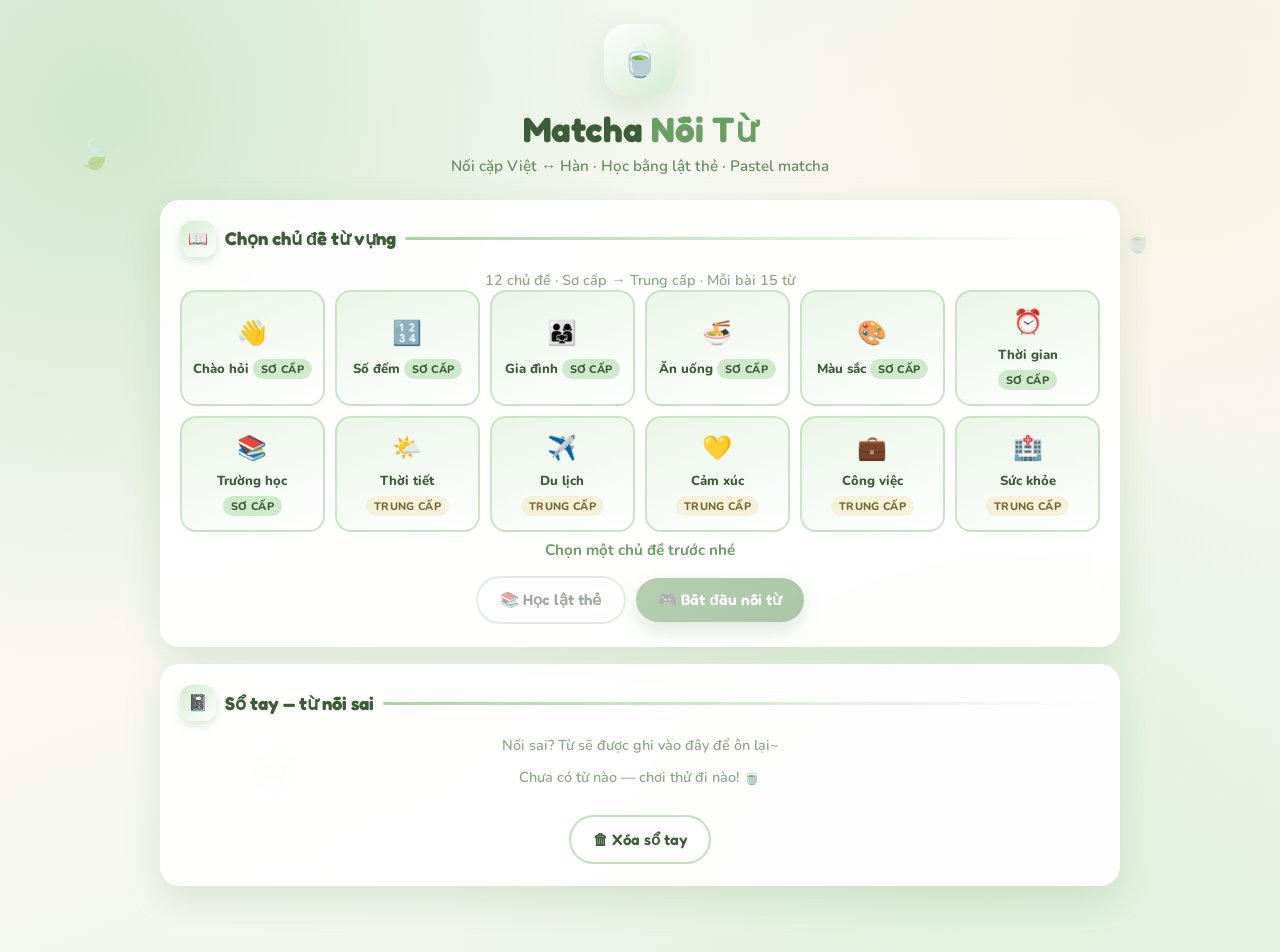
<file: korean-flashcards.html>
<!DOCTYPE html>
<html lang="vi">
<head>
  <meta charset="UTF-8" />
  <meta name="viewport" content="width=device-width, initial-scale=1.0" />
  <title>Matcha Nối Từ · Việt ↔ Hàn</title>
  <link rel="preconnect" href="https://fonts.googleapis.com" />
  <link rel="preconnect" href="https://fonts.gstatic.com" crossorigin />
  <link href="https://fonts.googleapis.com/css2?family=Fredoka:wght@400;500;600;700&family=Nunito:wght@400;600;700;800&display=swap" rel="stylesheet" />
  <link rel="stylesheet" href="korean-flashcards.css" />
</head>
<body>
  <div class="bg-deco" aria-hidden="true">
    <span class="leaf leaf-1">🍃</span>
    <span class="leaf leaf-2">🍵</span>
    <span class="leaf leaf-3">🌿</span>
    <span class="leaf leaf-4">🍃</span>
  </div>

  <div class="fx-layer">
    <div id="fx-popup" class="fx-popup"></div>
  </div>

  <div class="app">
    <header class="header">
      <div class="logo" aria-hidden="true">🍵</div>
      <h1 class="title">Matcha <span>Nối Từ</span></h1>
      <p class="subtitle">Nối cặp Việt ↔ Hàn · Học bằng lật thẻ · Pastel matcha</p>
    </header>

    <!-- Menu -->
    <div id="view-menu" class="view active">
      <section class="panel">
        <div class="section-head">
          <span class="section-icon">📖</span>
          <h2>Chọn chủ đề từ vựng</h2>
          <span class="section-line"></span>
        </div>
        <p class="start-hint">12 chủ đề · Sơ cấp → Trung cấp · Mỗi bài 15 từ</p>
        <div id="topic-grid" class="topic-grid"></div>
        <p id="selected-topic-label" class="selected-topic-label">Chọn một chủ đề trước nhé</p>
        <div class="controls">
          <button type="button" id="btn-study" class="btn btn-secondary" disabled>📚 Học lật thẻ</button>
          <button type="button" id="btn-start" class="btn btn-primary" disabled>🎮 Bắt đầu nối từ</button>
        </div>
      </section>

      <section class="panel">
        <div class="section-head">
          <span class="section-icon">📓</span>
          <h2>Sổ tay — từ nối sai</h2>
          <span class="section-line"></span>
        </div>
        <p class="start-hint">Nối sai? Từ sẽ được ghi vào đây để ôn lại~</p>
        <ul id="notebook-list" class="notebook-list"></ul>
        <p id="notebook-empty" class="notebook-empty">Chưa có từ nào — chơi thử đi nào! 🍵</p>
        <p id="notebook-meta" class="notebook-meta"></p>
        <div class="controls">
          <button type="button" id="btn-clear-notebook" class="btn btn-secondary">🗑 Xóa sổ tay</button>
        </div>
      </section>
    </div>

    <!-- Game: nối từ -->
    <div id="view-game" class="view">
      <section class="panel">
        <div class="game-hud">
          <span id="game-topic-label" class="hud-stat">Chủ đề</span>
          <span id="hud-moves" class="hud-stat">Lượt: 0</span>
          <span id="hud-matched" class="hud-stat">Đúng: 0/15</span>
          <span id="hud-timer" class="hud-stat timer">02:00</span>
        </div>

        <div class="controls" style="margin-bottom: 1rem;">
          <button type="button" id="btn-timer" class="btn btn-timer">⏱ Bắt đầu đếm giờ (2 phút)</button>
          <button type="button" id="btn-back-menu" class="btn btn-secondary">← Về menu</button>
        </div>

        <p class="play-hint">Chọn 1 từ tiếng Việt rồi chọn 1 từ tiếng Hàn để nối cặp</p>

        <div class="match-board">
          <div class="match-col">
            <h3 class="col-title">🇻🇳 Tiếng Việt</h3>
            <div id="col-vi" class="word-list"></div>
          </div>
          <div class="match-mid" aria-hidden="true">↔</div>
          <div class="match-col">
            <h3 class="col-title">🇰🇷 Tiếng Hàn</h3>
            <div id="col-ko" class="word-list"></div>
          </div>
        </div>
      </section>
    </div>

    <!-- Study: lật thẻ -->
    <div id="view-study" class="view">
      <section class="panel">
        <div class="game-hud">
          <span id="study-topic-label" class="hud-stat">Chủ đề</span>
          <span id="study-progress" class="hud-stat">1 / 15</span>
        </div>

        <div class="study-stage">
          <button type="button" id="study-card" class="study-card" aria-label="Lật thẻ">
            <div class="study-inner">
              <div class="study-face study-front">
                <span class="study-lang">VI</span>
                <p id="study-front-text" class="study-text"></p>
                <span class="study-tip">Chạm để lật</span>
              </div>
              <div class="study-face study-back">
                <span class="study-lang">KO</span>
                <p id="study-back-text" class="study-text"></p>
                <span class="study-tip">Chạm để úp lại</span>
              </div>
            </div>
          </button>
        </div>

        <div class="controls">
          <button type="button" id="btn-study-prev" class="btn btn-secondary">← Trước</button>
          <button type="button" id="btn-study-next" class="btn btn-primary">Sau →</button>
        </div>
        <div class="controls">
          <button type="button" id="btn-study-to-game" class="btn btn-primary">🎮 Chơi nối từ</button>
          <button type="button" id="btn-study-back" class="btn btn-secondary">← Về menu</button>
        </div>
      </section>
    </div>
  </div>

  <div id="win-modal" class="modal-overlay">
    <div class="modal">
      <h3 id="modal-title">🍵 Matcha Victory!</h3>
      <p id="modal-body">Bạn nối đúng tất cả!</p>
      <div class="controls">
        <button type="button" id="btn-play-again" class="btn btn-primary">Chơi lại</button>
        <button type="button" id="btn-modal-menu" class="btn btn-secondary">Về menu</button>
      </div>
    </div>
  </div>

  <script src="korean-flashcards.js"></script>
</body>
</html>
</file>
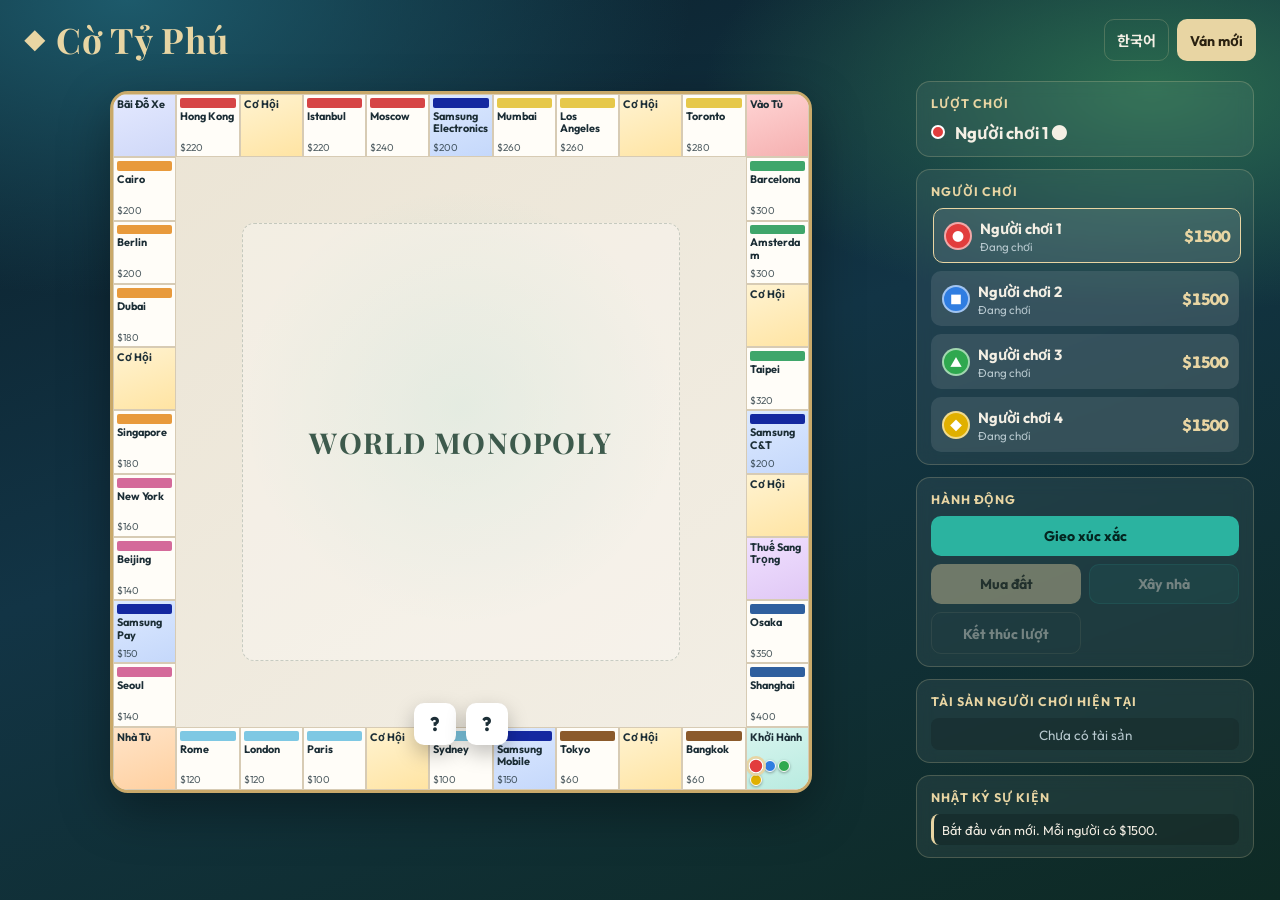
<file: monopoly.html>
<!DOCTYPE html>
<html lang="vi">
<head>
  <meta charset="UTF-8" />
  <meta name="viewport" content="width=device-width, initial-scale=1.0" />
  <title>Cờ Tỷ Phú — Monopoly World</title>
  <link rel="preconnect" href="https://fonts.googleapis.com" />
  <link rel="preconnect" href="https://fonts.gstatic.com" crossorigin />
  <link href="https://fonts.googleapis.com/css2?family=Outfit:wght@400;600;700;800&family=Noto+Sans+KR:wght@400;600;700&family=Playfair+Display:wght@700&display=swap" rel="stylesheet" />
  <link rel="stylesheet" href="monopoly.css" />
</head>
<body>
  <div class="app">
    <header class="topbar">
      <div class="brand">
        <span class="brand-mark" aria-hidden="true">◆</span>
        <h1 data-i18n="brand">Cờ Tỷ Phú</h1>
      </div>
      <div class="topbar-actions">
        <button type="button" id="btnLang" class="btn btn-ghost" aria-label="Toggle language">
          <span id="langLabel">한국어</span>
        </button>
        <button type="button" id="btnNewGame" class="btn btn-accent" data-i18n="newGame">Ván mới</button>
      </div>
    </header>

    <main class="layout">
      <section class="board-wrap" aria-label="Game board">
        <div id="board" class="board"></div>
        <div class="dice-stage">
          <div class="dice" id="die1" aria-hidden="true">?</div>
          <div class="dice" id="die2" aria-hidden="true">?</div>
        </div>
      </section>

      <aside class="sidebar">
        <div class="panel turn-panel">
          <p class="panel-label" data-i18n="currentTurn">Lượt chơi</p>
          <div id="turnDisplay" class="turn-display"></div>
        </div>

        <div class="panel players-panel">
          <p class="panel-label" data-i18n="players">Người chơi</p>
          <div id="playersList" class="players-list"></div>
        </div>

        <div class="panel actions-panel">
          <p class="panel-label" data-i18n="actions">Hành động</p>
          <div class="action-btns">
            <button type="button" id="btnRoll" class="btn btn-primary" data-i18n="roll">Gieo xúc xắc</button>
            <button type="button" id="btnBuy" class="btn btn-accent" disabled data-i18n="buy">Mua đất</button>
            <button type="button" id="btnBuild" class="btn btn-soft" disabled data-i18n="build">Xây nhà</button>
            <button type="button" id="btnEnd" class="btn btn-ghost" disabled data-i18n="endTurn">Kết thúc lượt</button>
          </div>
          <div id="jailPrompt" class="jail-prompt hidden">
            <p data-i18n="jailAsk">Bạn đang ở tù. Trả $150 để ra ngay?</p>
            <div class="action-btns">
              <button type="button" id="btnBail" class="btn btn-accent" data-i18n="payBail">Trả $150</button>
              <button type="button" id="btnStayJail" class="btn btn-ghost" data-i18n="stayJail">Ở lại tù</button>
            </div>
          </div>
        </div>

        <div class="panel assets-panel">
          <p class="panel-label" data-i18n="assets">Tài sản người chơi hiện tại</p>
          <ul id="assetsList" class="assets-list"></ul>
        </div>

        <div class="panel log-panel">
          <p class="panel-label" data-i18n="gameLog">Nhật ký sự kiện</p>
          <div id="gameLog" class="game-log" role="log" aria-live="polite"></div>
        </div>
      </aside>
    </main>
  </div>

  <div id="modal" class="modal hidden" role="dialog" aria-modal="true">
    <div class="modal-card">
      <h2 id="modalTitle"></h2>
      <p id="modalBody"></p>
      <button type="button" id="modalOk" class="btn btn-primary">OK</button>
    </div>
  </div>

  <script src="monopoly.js"></script>
</body>
</html>
</file>
<file: korean-flashcards.css>
:root {
  --matcha: #a8d5a2;
  --matcha-light: #d4ecd0;
  --matcha-pale: #eef7ec;
  --matcha-deep: #6b9e64;
  --matcha-ink: #3d5c38;
  --cream: #faf8f3;
  --pink-pastel: #f5d5d5;
  --yellow-pastel: #f5eed5;
  --white: rgba(255, 255, 255, 0.92);
  --shadow: 0 12px 36px rgba(107, 158, 100, 0.2);
  --radius: 20px;
  --font-display: "Fredoka", sans-serif;
  --font-body: "Nunito", sans-serif;
}

* { box-sizing: border-box; margin: 0; padding: 0; }

html, body { min-height: 100%; }

body {
  font-family: var(--font-body);
  color: var(--matcha-ink);
  background:
    radial-gradient(circle at 8% 12%, rgba(168, 213, 162, 0.45), transparent 38%),
    radial-gradient(circle at 92% 8%, rgba(245, 238, 213, 0.5), transparent 35%),
    radial-gradient(circle at 75% 88%, rgba(212, 236, 208, 0.55), transparent 40%),
    linear-gradient(160deg, #f0f7ee 0%, var(--cream) 50%, #e8f4e6 100%);
  overflow-x: hidden;
}

/* Background deco */
.bg-deco {
  position: fixed;
  inset: 0;
  pointer-events: none;
  z-index: 0;
  overflow: hidden;
}

.leaf {
  position: absolute;
  font-size: 1.8rem;
  opacity: 0.35;
  animation: float-leaf 9s ease-in-out infinite;
}

.leaf-1 { left: 6%; top: 15%; }
.leaf-2 { right: 10%; top: 25%; animation-delay: -3s; font-size: 1.4rem; }
.leaf-3 { left: 20%; bottom: 12%; animation-delay: -5s; }
.leaf-4 { right: 18%; bottom: 20%; animation-delay: -2s; font-size: 1.2rem; }

@keyframes float-leaf {
  0%, 100% { transform: translate(0, 0) rotate(0deg); }
  50% { transform: translate(10px, -16px) rotate(8deg); }
}

.app {
  position: relative;
  z-index: 1;
  width: min(960px, calc(100% - 1.5rem));
  margin: 0 auto;
  padding: 1.5rem 0 3rem;
}

/* Header */
.header {
  text-align: center;
  margin-bottom: 1.5rem;
  animation: rise 0.5s ease;
}

.logo {
  width: 72px;
  height: 72px;
  margin: 0 auto 0.75rem;
  border-radius: 22px;
  display: grid;
  place-items: center;
  font-size: 2rem;
  background: linear-gradient(145deg, #fff, var(--matcha-light));
  box-shadow: var(--shadow);
  animation: wiggle 3s ease-in-out infinite;
}

@keyframes wiggle {
  0%, 100% { transform: rotate(-4deg); }
  50% { transform: rotate(4deg); }
}

.title {
  font-family: var(--font-display);
  font-size: clamp(1.6rem, 5vw, 2.2rem);
  color: var(--matcha-ink);
  line-height: 1.2;
}

.title span { color: var(--matcha-deep); }

.subtitle {
  margin-top: 0.35rem;
  color: #6a8a64;
  font-weight: 600;
  font-size: 0.95rem;
}

/* Panels */
.panel {
  background: var(--white);
  backdrop-filter: blur(12px);
  border: 1px solid rgba(255, 255, 255, 0.95);
  border-radius: var(--radius);
  padding: 1.25rem 1.2rem 1.35rem;
  box-shadow: var(--shadow);
  margin-bottom: 1.1rem;
  animation: rise 0.45s ease;
}

.section-head {
  display: flex;
  align-items: center;
  gap: 0.55rem;
  margin-bottom: 0.85rem;
}

.section-icon {
  width: 36px;
  height: 36px;
  border-radius: 12px;
  display: grid;
  place-items: center;
  background: linear-gradient(145deg, var(--matcha-light), #fff);
  font-size: 1rem;
  box-shadow: 0 4px 10px rgba(107, 158, 100, 0.25);
}

.section-head h2 {
  font-family: var(--font-display);
  font-size: 1.15rem;
  color: var(--matcha-ink);
}

.section-line {
  flex: 1;
  height: 3px;
  border-radius: 999px;
  background: linear-gradient(90deg, var(--matcha), var(--matcha-light), transparent);
}

/* Views */
.view { display: none; }
.view.active { display: block; }

/* Topic grid */
.topic-grid {
  display: grid;
  grid-template-columns: repeat(auto-fill, minmax(140px, 1fr));
  gap: 0.65rem;
}

.topic-btn {
  border: 2px solid rgba(168, 213, 162, 0.6);
  border-radius: 16px;
  padding: 0.85rem 0.65rem;
  background: linear-gradient(160deg, rgba(212, 236, 208, 0.5), #fff);
  cursor: pointer;
  font: inherit;
  text-align: center;
  transition: transform 0.2s ease, box-shadow 0.2s ease, border-color 0.2s ease;
}

.topic-btn:hover {
  transform: translateY(-3px);
  box-shadow: 0 8px 20px rgba(107, 158, 100, 0.25);
  border-color: var(--matcha-deep);
}

.topic-btn.selected {
  border-color: var(--matcha-deep);
  background: linear-gradient(160deg, var(--matcha-light), #fff);
  box-shadow: 0 6px 18px rgba(107, 158, 100, 0.3);
}

.topic-emoji { font-size: 1.5rem; display: block; margin-bottom: 0.3rem; }

.topic-name {
  font-weight: 800;
  font-size: 0.82rem;
  color: var(--matcha-ink);
  line-height: 1.25;
}

.topic-level {
  display: inline-block;
  margin-top: 0.35rem;
  padding: 0.15rem 0.5rem;
  border-radius: 999px;
  font-size: 0.68rem;
  font-weight: 800;
  text-transform: uppercase;
  letter-spacing: 0.03em;
}

.topic-level.beginner { background: rgba(168, 213, 162, 0.5); color: var(--matcha-ink); }
.topic-level.intermediate { background: rgba(245, 238, 213, 0.8); color: #7a6a30; }

/* Controls */
.controls {
  display: flex;
  flex-wrap: wrap;
  gap: 0.65rem;
  align-items: center;
  justify-content: center;
  margin-top: 1rem;
}

.btn {
  border: none;
  border-radius: 999px;
  padding: 0.8rem 1.4rem;
  font-family: var(--font-display);
  font-size: 0.95rem;
  font-weight: 600;
  cursor: pointer;
  transition: transform 0.2s ease, box-shadow 0.2s ease;
}

.btn:hover { transform: translateY(-2px); }

.btn-primary {
  background: linear-gradient(135deg, var(--matcha-deep), #5a8f54);
  color: #fff;
  box-shadow: 0 8px 20px rgba(90, 143, 84, 0.4);
}

.btn-primary:hover { box-shadow: 0 12px 26px rgba(90, 143, 84, 0.5); }

.btn-secondary {
  background: #fff;
  color: var(--matcha-ink);
  border: 2px solid rgba(168, 213, 162, 0.7);
}

.btn-timer {
  background: linear-gradient(135deg, #f5eed5, #fff);
  color: #7a6a30;
  border: 2px solid rgba(200, 180, 100, 0.5);
  display: inline-flex;
  align-items: center;
  gap: 0.45rem;
}

.btn-timer.running {
  background: linear-gradient(135deg, #f5d5d5, #fff);
  border-color: rgba(200, 120, 120, 0.5);
  animation: pulse-timer 1s ease infinite;
}

@keyframes pulse-timer {
  0%, 100% { box-shadow: 0 0 0 0 rgba(200, 120, 120, 0.3); }
  50% { box-shadow: 0 0 0 6px rgba(200, 120, 120, 0); }
}

.btn:disabled {
  opacity: 0.5;
  cursor: not-allowed;
  transform: none !important;
}

/* Game HUD */
.game-hud {
  display: flex;
  flex-wrap: wrap;
  gap: 0.65rem;
  justify-content: space-between;
  align-items: center;
  margin-bottom: 1rem;
}

.hud-stat {
  padding: 0.5rem 0.9rem;
  border-radius: 999px;
  background: rgba(212, 236, 208, 0.5);
  font-weight: 800;
  font-size: 0.85rem;
}

.hud-stat.timer {
  font-family: var(--font-display);
  font-size: 1.1rem;
  min-width: 90px;
  text-align: center;
}

.hud-stat.timer.warning {
  background: rgba(245, 213, 213, 0.7);
  color: #a04040;
  animation: pulse-timer 0.8s ease infinite;
}

.play-hint {
  text-align: center;
  font-weight: 700;
  color: #6a8a64;
  font-size: 0.88rem;
  margin-bottom: 0.9rem;
}

/* Match board — nối từ */
.match-board {
  display: grid;
  grid-template-columns: 1fr auto 1fr;
  gap: 0.75rem;
  align-items: start;
}

.match-mid {
  font-size: 1.4rem;
  color: var(--matcha-deep);
  padding-top: 2.4rem;
  font-weight: 800;
}

.col-title {
  font-family: var(--font-display);
  font-size: 0.95rem;
  color: var(--matcha-ink);
  text-align: center;
  margin-bottom: 0.55rem;
}

.word-list {
  display: grid;
  gap: 0.45rem;
}

.word-chip {
  border: 2px solid rgba(168, 213, 162, 0.65);
  border-radius: 14px;
  padding: 0.7rem 0.85rem;
  background: linear-gradient(160deg, #fff, var(--matcha-pale));
  font: inherit;
  font-weight: 800;
  font-size: 0.9rem;
  color: var(--matcha-ink);
  cursor: pointer;
  text-align: center;
  transition: transform 0.18s ease, box-shadow 0.18s ease, border-color 0.18s ease, background 0.18s ease;
  animation: rise 0.35s ease both;
}

.word-chip.ko {
  border-color: rgba(200, 180, 100, 0.55);
  background: linear-gradient(160deg, #fff, var(--yellow-pastel));
  font-family: "Malgun Gothic", "Apple SD Gothic Neo", sans-serif;
}

.word-chip:hover:not(.matched):not(:disabled) {
  transform: translateY(-2px);
  box-shadow: 0 6px 16px rgba(107, 158, 100, 0.22);
}

.word-chip.selected {
  border-color: var(--matcha-deep);
  background: linear-gradient(160deg, var(--matcha-light), #fff);
  box-shadow: 0 0 0 3px rgba(168, 213, 162, 0.45);
  transform: scale(1.03);
}

.word-chip.matched {
  animation: match-vanish 0.65s ease forwards;
  pointer-events: none;
}

.word-chip.wrong {
  animation: chip-shake 0.5s ease;
  border-color: #d08080;
  background: linear-gradient(160deg, #fff, var(--pink-pastel));
}

@keyframes match-vanish {
  0% { transform: scale(1); opacity: 1; }
  40% { transform: scale(1.08); opacity: 0.9; }
  100% { transform: scale(0.4); opacity: 0; max-height: 0; padding: 0; margin: 0; border-width: 0; overflow: hidden; }
}

@keyframes chip-shake {
  0%, 100% { transform: translateX(0); }
  20% { transform: translateX(-7px); }
  40% { transform: translateX(7px); }
  60% { transform: translateX(-5px); }
  80% { transform: translateX(5px); }
}

@media (max-width: 560px) {
  .match-board {
    grid-template-columns: 1fr;
    gap: 0.5rem;
  }
  .match-mid {
    display: none;
  }
}

/* Study flashcards — học từ */
.study-stage {
  display: grid;
  place-items: center;
  margin: 0.5rem 0 1.2rem;
  perspective: 1200px;
}

.study-card {
  width: min(320px, 100%);
  height: 220px;
  border: none;
  background: transparent;
  cursor: pointer;
  padding: 0;
}

.study-inner {
  width: 100%;
  height: 100%;
  position: relative;
  transform-style: preserve-3d;
  transition: transform 0.6s cubic-bezier(0.4, 0.2, 0.2, 1);
}

.study-card.flipped .study-inner {
  transform: rotateY(180deg);
}

.study-face {
  position: absolute;
  inset: 0;
  border-radius: 22px;
  backface-visibility: hidden;
  display: flex;
  flex-direction: column;
  align-items: center;
  justify-content: center;
  gap: 0.6rem;
  padding: 1.2rem;
  box-shadow: var(--shadow);
}

.study-front {
  background: linear-gradient(160deg, #fff, var(--matcha-pale));
  border: 2px solid rgba(168, 213, 162, 0.75);
}

.study-back {
  background: linear-gradient(160deg, #fff, var(--yellow-pastel));
  border: 2px solid rgba(200, 180, 100, 0.65);
  transform: rotateY(180deg);
}

.study-lang {
  font-size: 0.72rem;
  font-weight: 800;
  letter-spacing: 0.08em;
  padding: 0.2rem 0.65rem;
  border-radius: 999px;
  background: rgba(168, 213, 162, 0.45);
  color: var(--matcha-ink);
}

.study-back .study-lang {
  background: rgba(245, 238, 213, 0.9);
  color: #7a6a30;
}

.study-text {
  font-family: var(--font-display);
  font-size: clamp(1.3rem, 4vw, 1.7rem);
  font-weight: 700;
  color: var(--matcha-ink);
  text-align: center;
  line-height: 1.3;
}

.study-tip {
  font-size: 0.75rem;
  font-weight: 700;
  color: #8aaa84;
}

/* Notebook */
.notebook-list {
  list-style: none;
  display: grid;
  gap: 0.5rem;
  max-height: 220px;
  overflow-y: auto;
}

.notebook-item {
  display: grid;
  grid-template-columns: 1fr auto 1fr;
  gap: 0.5rem;
  align-items: center;
  padding: 0.65rem 0.75rem;
  border-radius: 12px;
  background: rgba(245, 213, 213, 0.35);
  border: 1px dashed rgba(200, 120, 120, 0.4);
  font-size: 0.85rem;
  animation: rise 0.3s ease;
}

.notebook-item .vi { font-weight: 800; color: var(--matcha-ink); }
.notebook-item .ko { font-weight: 800; color: #7a6a30; text-align: right; }
.notebook-item .arrow { color: #c08080; font-size: 0.9rem; }

.notebook-empty {
  text-align: center;
  color: #8aaa84;
  font-weight: 600;
  font-size: 0.9rem;
  padding: 0.75rem;
}

.notebook-meta {
  font-size: 0.75rem;
  color: #8aaa84;
  margin-top: 0.5rem;
  text-align: right;
}

/* Toast / FX overlay */
.fx-layer {
  position: fixed;
  inset: 0;
  pointer-events: none;
  z-index: 100;
  display: grid;
  place-items: center;
}

.fx-popup {
  padding: 1rem 1.8rem;
  border-radius: 20px;
  font-family: var(--font-display);
  font-size: clamp(1.2rem, 4vw, 1.8rem);
  font-weight: 700;
  opacity: 0;
  transform: scale(0.5);
  transition: none;
}

.fx-popup.show {
  animation: fx-pop 1.2s ease forwards;
}

.fx-popup.good {
  background: linear-gradient(135deg, var(--matcha-light), #fff);
  color: var(--matcha-deep);
  border: 3px solid var(--matcha);
  box-shadow: 0 12px 40px rgba(107, 158, 100, 0.4);
}

.fx-popup.bad {
  background: linear-gradient(135deg, #f5d5d5, #fff);
  color: #a04040;
  border: 3px solid #e0a0a0;
  box-shadow: 0 12px 40px rgba(200, 120, 120, 0.4);
  animation: fx-pop-bad 1s ease forwards;
}

@keyframes fx-pop {
  0% { opacity: 0; transform: scale(0.3) rotate(-8deg); }
  20% { opacity: 1; transform: scale(1.15) rotate(4deg); }
  40% { transform: scale(1) rotate(0deg); }
  80% { opacity: 1; transform: scale(1) translateY(0); }
  100% { opacity: 0; transform: scale(0.9) translateY(-30px); }
}

@keyframes fx-pop-bad {
  0% { opacity: 0; transform: scale(0.3); }
  15% { opacity: 1; transform: scale(1.2); }
  25% { transform: scale(0.95) translateX(-8px); }
  35% { transform: scale(1.05) translateX(8px); }
  45% { transform: scale(0.95) translateX(-6px); }
  55% { transform: scale(1) translateX(0); }
  80% { opacity: 1; }
  100% { opacity: 0; transform: scale(0.8) translateY(20px); }
}

/* Confetti particles */
.confetti {
  position: fixed;
  width: 10px;
  height: 10px;
  border-radius: 2px;
  pointer-events: none;
  z-index: 99;
  animation: confetti-fall 1.2s ease forwards;
}

@keyframes confetti-fall {
  0% { opacity: 1; transform: translateY(0) rotate(0deg); }
  100% { opacity: 0; transform: translateY(120px) rotate(720deg); }
}

/* Win modal */
.modal-overlay {
  position: fixed;
  inset: 0;
  background: rgba(61, 92, 56, 0.35);
  backdrop-filter: blur(4px);
  z-index: 200;
  display: none;
  place-items: center;
  padding: 1rem;
}

.modal-overlay.show { display: grid; }

.modal {
  background: #fff;
  border-radius: 24px;
  padding: 2rem 1.5rem;
  text-align: center;
  max-width: 380px;
  width: 100%;
  box-shadow: 0 20px 50px rgba(61, 92, 56, 0.3);
  animation: rise 0.4s ease;
}

.modal h3 {
  font-family: var(--font-display);
  font-size: 1.5rem;
  color: var(--matcha-deep);
  margin-bottom: 0.5rem;
}

.modal p {
  color: #6a8a64;
  font-weight: 600;
  margin-bottom: 1.25rem;
  line-height: 1.5;
}

@keyframes rise {
  from { opacity: 0; transform: translateY(14px); }
  to { opacity: 1; transform: translateY(0); }
}

/* Start screen hint */
.start-hint {
  text-align: center;
  color: #8aaa84;
  font-weight: 600;
  font-size: 0.9rem;
  margin-top: 0.75rem;
}

.selected-topic-label {
  text-align: center;
  margin-top: 0.5rem;
  font-weight: 700;
  color: var(--matcha-deep);
  font-size: 0.95rem;
}

.hidden { display: none !important; }
</file>
<file: monopoly.css>
:root {
  --bg-deep: #0b1f2a;
  --bg-mid: #123445;
  --bg-soft: #1a4a5c;
  --surface: rgba(255, 255, 255, 0.06);
  --surface-strong: rgba(255, 255, 255, 0.1);
  --line: rgba(232, 213, 163, 0.22);
  --text: #f4efe4;
  --muted: #b8c9cf;
  --gold: #e8d5a3;
  --gold-deep: #c9a96a;
  --accent: #2bb3a0;
  --accent-hover: #3fd0bb;
  --danger: #e25b5b;
  --board-bg: #f3efe6;
  --board-ink: #1c2e36;
  --cell: #fffdf8;
  --cell-line: #d7cbb4;
  --p1: #e23d3d;
  --p2: #2f7de1;
  --p3: #2fa84f;
  --p4: #e0b000;
  --shadow: 0 18px 50px rgba(0, 0, 0, 0.35);
  --radius: 14px;
  --font: "Outfit", "Noto Sans KR", sans-serif;
  --display: "Playfair Display", "Noto Sans KR", serif;
}

*,
*::before,
*::after {
  box-sizing: border-box;
}

html,
body {
  margin: 0;
  min-height: 100%;
  font-family: var(--font);
  color: var(--text);
  background:
    radial-gradient(ellipse 80% 60% at 10% 0%, #1d5a6b 0%, transparent 55%),
    radial-gradient(ellipse 70% 50% at 90% 10%, #2a6b4e 0%, transparent 50%),
    linear-gradient(160deg, var(--bg-deep), var(--bg-mid) 45%, #0e2a24);
  background-attachment: fixed;
}

body::before {
  content: "";
  position: fixed;
  inset: 0;
  pointer-events: none;
  opacity: 0.08;
  background-image:
    linear-gradient(rgba(255, 255, 255, 0.05) 1px, transparent 1px),
    linear-gradient(90deg, rgba(255, 255, 255, 0.05) 1px, transparent 1px);
  background-size: 36px 36px;
}

.app {
  position: relative;
  z-index: 1;
  max-width: 1440px;
  margin: 0 auto;
  padding: 16px clamp(12px, 2vw, 24px) 28px;
}

.topbar {
  display: flex;
  align-items: center;
  justify-content: space-between;
  gap: 16px;
  margin-bottom: 18px;
  animation: fadeDown 0.55s ease both;
}

.brand {
  display: flex;
  align-items: center;
  gap: 10px;
}

.brand-mark {
  color: var(--gold);
  font-size: 1.35rem;
  animation: pulseMark 2.4s ease-in-out infinite;
}

.brand h1 {
  margin: 0;
  font-family: var(--display);
  font-size: clamp(1.55rem, 3vw, 2.2rem);
  font-weight: 700;
  letter-spacing: 0.02em;
  color: var(--gold);
}

.topbar-actions {
  display: flex;
  gap: 8px;
  flex-wrap: wrap;
}

.layout {
  display: grid;
  grid-template-columns: minmax(0, 1fr) minmax(280px, 340px);
  gap: 18px;
  align-items: start;
}

.board-wrap {
  position: relative;
  display: grid;
  place-items: center;
  padding: 10px;
  animation: fadeIn 0.7s ease 0.1s both;
}

.board {
  --size: min(78vw, 78vh, 720px);
  width: var(--size);
  height: var(--size);
  display: grid;
  grid-template-columns: repeat(11, 1fr);
  grid-template-rows: repeat(11, 1fr);
  background:
    radial-gradient(circle at 50% 45%, rgba(43, 179, 160, 0.12), transparent 42%),
    linear-gradient(145deg, #ebe4d4, var(--board-bg));
  border: 3px solid var(--gold-deep);
  border-radius: 18px;
  box-shadow: var(--shadow);
  overflow: hidden;
  position: relative;
}

.board::after {
  content: attr(data-center);
  position: absolute;
  inset: 18.5%;
  display: grid;
  place-items: center;
  text-align: center;
  font-family: var(--display);
  font-size: clamp(1.1rem, 2.4vw, 1.8rem);
  font-weight: 700;
  color: #3d5a4c;
  letter-spacing: 0.04em;
  pointer-events: none;
  border: 1px dashed rgba(61, 90, 76, 0.25);
  border-radius: 12px;
  background: rgba(255, 253, 248, 0.35);
}

.cell {
  position: relative;
  background: var(--cell);
  border: 1px solid var(--cell-line);
  color: var(--board-ink);
  font-size: clamp(0.48rem, 0.95vw, 0.68rem);
  line-height: 1.15;
  padding: 3px;
  display: flex;
  flex-direction: column;
  justify-content: space-between;
  overflow: hidden;
  min-width: 0;
  min-height: 0;
}

.cell.corner {
  font-weight: 700;
  background: linear-gradient(160deg, #fff8e8, #efe2c4);
}

.cell.start {
  background: linear-gradient(160deg, #d8f5ef, #b9ebe0);
}

.cell.jail {
  background: linear-gradient(160deg, #ffe4c8, #ffd0a0);
}

.cell.goto-jail {
  background: linear-gradient(160deg, #ffd4d4, #f5b0b0);
}

.cell.parking {
  background: linear-gradient(160deg, #e4e9ff, #cfd8f8);
}

.cell.chance {
  background: linear-gradient(160deg, #fff3d1, #ffe4a3);
}

.cell.samsung {
  background: linear-gradient(160deg, #dce9ff, #c5d8fb);
}

.cell.tax {
  background: linear-gradient(160deg, #f0e0ff, #e0c8f5);
}

.cell-bar {
  height: 18%;
  min-height: 6px;
  border-radius: 2px;
  margin-bottom: 2px;
}

.cell-name {
  font-weight: 700;
  word-break: break-word;
  flex: 1;
}

.cell-price {
  opacity: 0.75;
  font-size: 0.92em;
}

.cell-houses {
  position: absolute;
  top: 2px;
  right: 2px;
  font-size: 0.7em;
  letter-spacing: -1px;
}

.cell-owner {
  position: absolute;
  bottom: 2px;
  right: 2px;
  width: 8px;
  height: 8px;
  border-radius: 50%;
  border: 1px solid rgba(0, 0, 0, 0.25);
}

.tokens {
  position: absolute;
  left: 3px;
  bottom: 3px;
  display: flex;
  flex-wrap: wrap;
  gap: 2px;
  max-width: 70%;
  z-index: 2;
}

.token {
  width: 12px;
  height: 12px;
  border-radius: 50%;
  border: 1.5px solid #fff;
  box-shadow: 0 1px 3px rgba(0, 0, 0, 0.35);
  font-size: 0;
  transition: transform 0.25s ease;
}

.token.active {
  transform: scale(1.25);
  outline: 2px solid var(--gold);
}

.token.p0 { background: var(--p1); }
.token.p1 { background: var(--p2); }
.token.p2 { background: var(--p3); }
.token.p3 { background: var(--p4); }

.group-brown { background: #8b5a2b; }
.group-lightblue { background: #7ec8e3; }
.group-pink { background: #d46a9a; }
.group-orange { background: #e89a3c; }
.group-red { background: #d64545; }
.group-yellow { background: #e6c84a; }
.group-green { background: #3fa66b; }
.group-darkblue { background: #2f5f9e; }
.group-samsung { background: #1428a0; }

.dice-stage {
  position: absolute;
  bottom: 8%;
  left: 50%;
  transform: translateX(-50%);
  display: flex;
  gap: 10px;
  z-index: 3;
  pointer-events: none;
}

.dice {
  width: 42px;
  height: 42px;
  border-radius: 10px;
  background: #fff;
  color: #1c2e36;
  display: grid;
  place-items: center;
  font-weight: 800;
  font-size: 1.2rem;
  box-shadow: 0 8px 20px rgba(0, 0, 0, 0.25);
}

.dice.rolling {
  animation: diceRoll 0.45s ease;
}

.sidebar {
  display: flex;
  flex-direction: column;
  gap: 12px;
  max-height: calc(100vh - 90px);
  overflow: auto;
  padding-right: 2px;
  animation: fadeIn 0.7s ease 0.18s both;
}

.panel {
  background: var(--surface);
  border: 1px solid var(--line);
  border-radius: var(--radius);
  padding: 12px 14px;
  backdrop-filter: blur(8px);
}

.panel-label {
  margin: 0 0 8px;
  font-size: 0.78rem;
  text-transform: uppercase;
  letter-spacing: 0.08em;
  color: var(--gold);
  font-weight: 700;
}

.turn-display {
  display: flex;
  align-items: center;
  gap: 10px;
  font-size: 1.05rem;
  font-weight: 700;
}

.turn-dot {
  width: 14px;
  height: 14px;
  border-radius: 50%;
  border: 2px solid #fff;
}

.players-list {
  display: flex;
  flex-direction: column;
  gap: 8px;
}

.player-row {
  display: grid;
  grid-template-columns: auto 1fr auto;
  gap: 8px;
  align-items: center;
  padding: 8px 10px;
  border-radius: 10px;
  background: var(--surface-strong);
  border: 1px solid transparent;
  transition: border-color 0.2s ease, transform 0.2s ease;
}

.player-row.current {
  border-color: var(--gold);
  transform: translateX(2px);
}

.player-row.bankrupt {
  opacity: 0.45;
  filter: grayscale(0.7);
}

.player-avatar {
  width: 28px;
  height: 28px;
  border-radius: 50%;
  display: grid;
  place-items: center;
  font-size: 0.75rem;
  font-weight: 800;
  color: #fff;
  border: 2px solid rgba(255, 255, 255, 0.55);
}

.player-meta {
  min-width: 0;
}

.player-name {
  font-weight: 700;
  font-size: 0.92rem;
  white-space: nowrap;
  overflow: hidden;
  text-overflow: ellipsis;
}

.player-status {
  font-size: 0.72rem;
  color: var(--muted);
}

.player-money {
  font-weight: 800;
  color: var(--gold);
  font-variant-numeric: tabular-nums;
}

.action-btns {
  display: grid;
  grid-template-columns: 1fr 1fr;
  gap: 8px;
}

.btn {
  border: 1px solid transparent;
  border-radius: 10px;
  padding: 10px 12px;
  font: inherit;
  font-weight: 700;
  font-size: 0.88rem;
  cursor: pointer;
  transition: transform 0.15s ease, background 0.15s ease, opacity 0.15s ease;
}

.btn:hover:not(:disabled) {
  transform: translateY(-1px);
}

.btn:disabled {
  opacity: 0.4;
  cursor: not-allowed;
}

.btn-primary {
  background: var(--accent);
  color: #04241f;
  grid-column: 1 / -1;
}

.btn-primary:hover:not(:disabled) {
  background: var(--accent-hover);
}

.btn-accent {
  background: var(--gold);
  color: #2a2110;
}

.btn-soft {
  background: rgba(43, 179, 160, 0.18);
  color: var(--text);
  border-color: rgba(43, 179, 160, 0.35);
}

.btn-ghost {
  background: transparent;
  color: var(--text);
  border-color: var(--line);
}

.jail-prompt {
  margin-top: 10px;
  padding-top: 10px;
  border-top: 1px solid var(--line);
}

.jail-prompt p {
  margin: 0 0 8px;
  color: #ffd0a8;
  font-size: 0.9rem;
}

.hidden {
  display: none !important;
}

.assets-list {
  list-style: none;
  margin: 0;
  padding: 0;
  display: flex;
  flex-direction: column;
  gap: 6px;
  max-height: 140px;
  overflow: auto;
}

.assets-list li {
  display: flex;
  justify-content: space-between;
  gap: 8px;
  font-size: 0.84rem;
  padding: 6px 8px;
  border-radius: 8px;
  background: rgba(0, 0, 0, 0.15);
}

.assets-list .empty {
  color: var(--muted);
  justify-content: center;
}

.game-log {
  max-height: 180px;
  overflow: auto;
  display: flex;
  flex-direction: column;
  gap: 6px;
  font-size: 0.8rem;
}

.log-item {
  padding: 6px 8px;
  border-radius: 8px;
  background: rgba(0, 0, 0, 0.18);
  border-left: 3px solid var(--accent);
  animation: logIn 0.3s ease;
}

.log-item.chance { border-left-color: #e6c84a; }
.log-item.money { border-left-color: var(--gold); }
.log-item.jail { border-left-color: #e89a3c; }
.log-item.danger { border-left-color: var(--danger); }
.log-item.win { border-left-color: var(--accent); }

.modal {
  position: fixed;
  inset: 0;
  background: rgba(5, 16, 22, 0.72);
  display: grid;
  place-items: center;
  z-index: 50;
  padding: 20px;
  animation: fadeIn 0.2s ease;
}

.modal-card {
  width: min(420px, 100%);
  background: linear-gradient(160deg, #184455, #12363f);
  border: 1px solid var(--line);
  border-radius: 16px;
  padding: 22px;
  box-shadow: var(--shadow);
  text-align: center;
}

.modal-card h2 {
  margin: 0 0 10px;
  font-family: var(--display);
  color: var(--gold);
}

.modal-card p {
  margin: 0 0 18px;
  color: var(--muted);
  line-height: 1.5;
}

@keyframes fadeIn {
  from { opacity: 0; }
  to { opacity: 1; }
}

@keyframes fadeDown {
  from { opacity: 0; transform: translateY(-10px); }
  to { opacity: 1; transform: translateY(0); }
}

@keyframes pulseMark {
  0%, 100% { transform: scale(1); opacity: 0.85; }
  50% { transform: scale(1.12); opacity: 1; }
}

@keyframes diceRoll {
  0% { transform: rotate(0deg) scale(1); }
  40% { transform: rotate(18deg) scale(1.08); }
  100% { transform: rotate(0deg) scale(1); }
}

@keyframes logIn {
  from { opacity: 0; transform: translateY(-4px); }
  to { opacity: 1; transform: translateY(0); }
}

@media (max-width: 980px) {
  .layout {
    grid-template-columns: 1fr;
  }

  .sidebar {
    max-height: none;
  }

  .board {
    --size: min(94vw, 560px);
  }
}

@media (max-width: 520px) {
  .action-btns {
    grid-template-columns: 1fr;
  }

  .btn-primary {
    grid-column: auto;
  }

  .token {
    width: 10px;
    height: 10px;
  }

  .dice {
    width: 34px;
    height: 34px;
    font-size: 1rem;
  }
}
</file>
